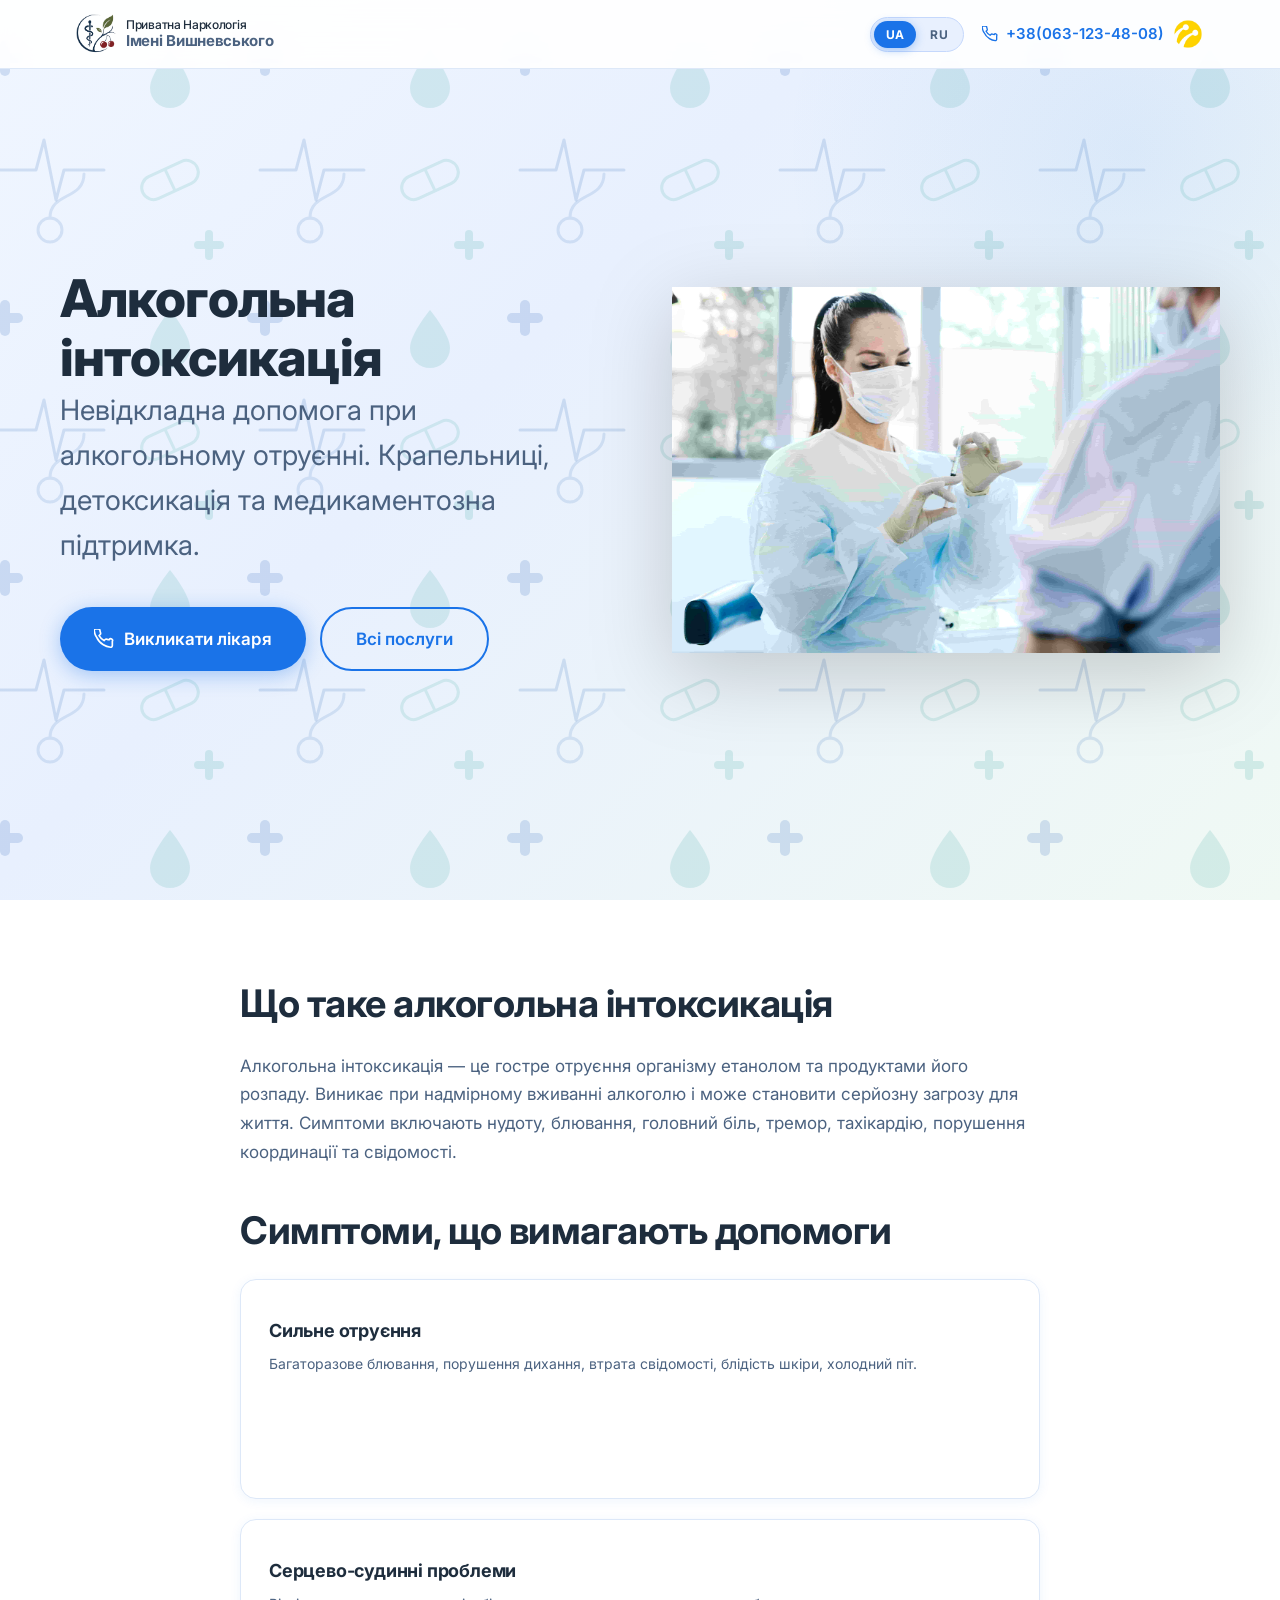
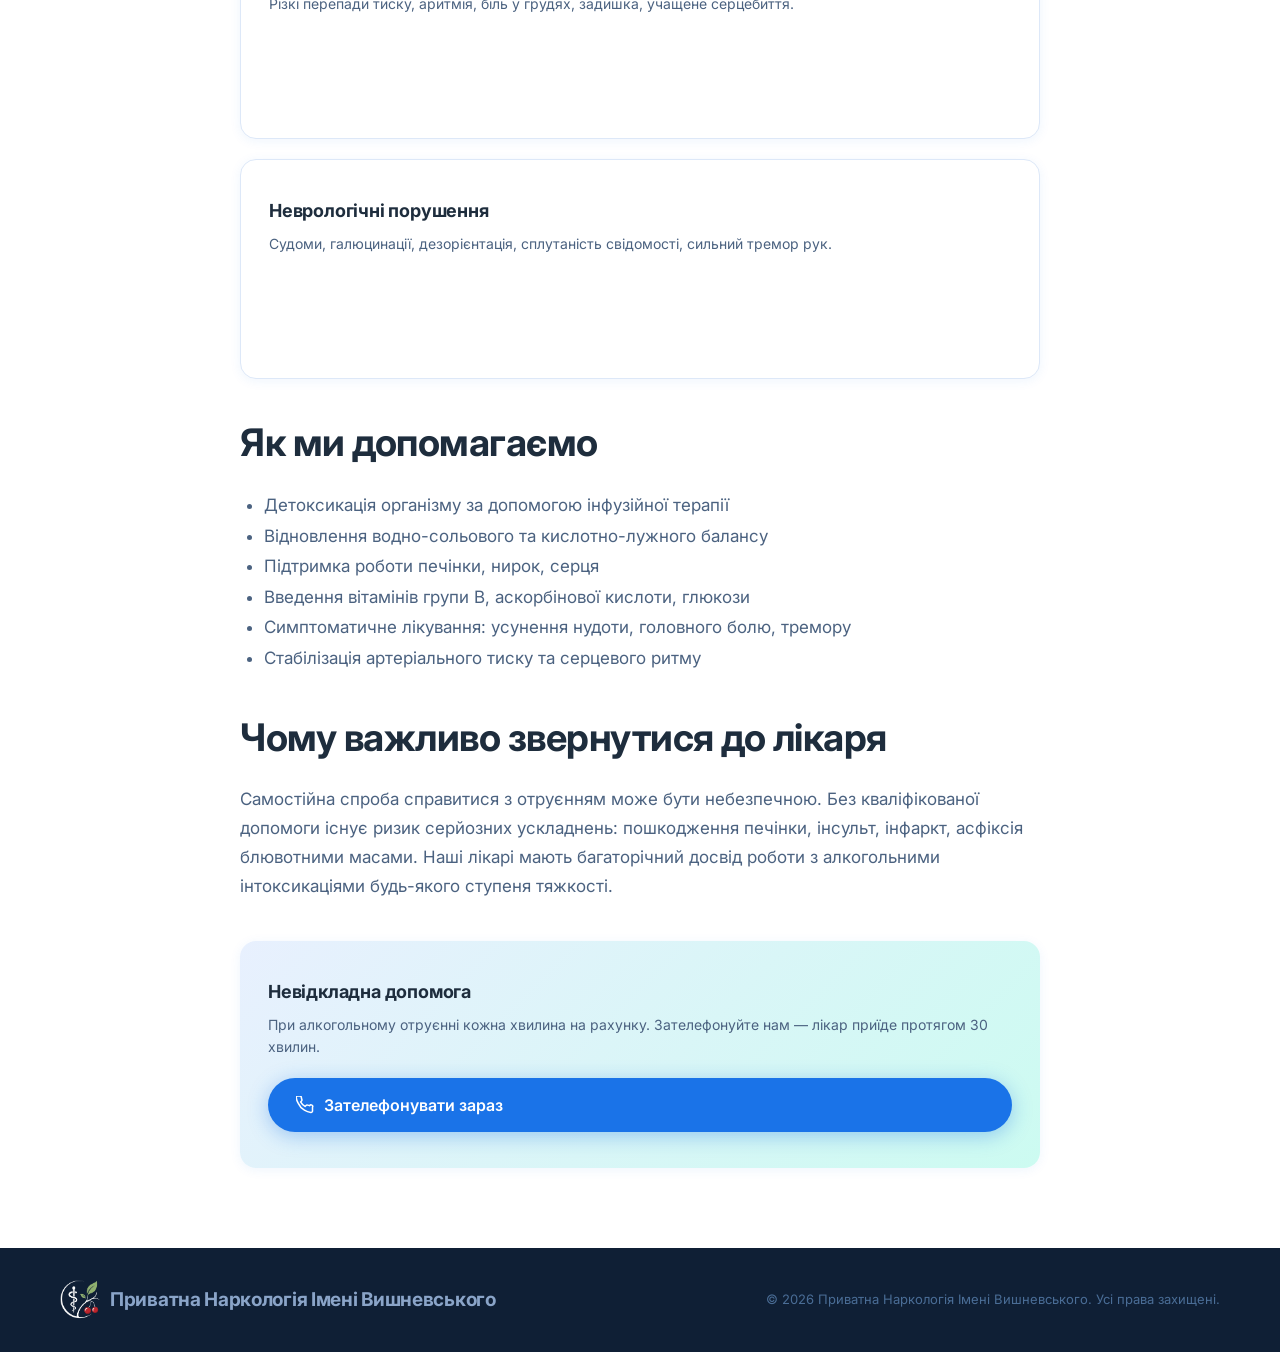
<file: alkoholna-intoksykatsiya.html>
<!DOCTYPE html>
<html lang="uk">
<head>
  <meta charset="UTF-8" />
  <meta name="viewport" content="width=device-width, initial-scale=1.0" />
  <title data-uk="Алкогольна інтоксикація — Приватна Наркологія Імені Вишневського" data-ru="Алкогольная интоксикация — Частная Наркология Имени Вишневского">Алкогольна інтоксикація — Приватна Наркологія Імені Вишневського</title>
  <meta name="description" data-uk="Допомога при алкогольному отруєнні в Києві, Харкові, Одесі, Черкасах. Крапельниці, детоксикація, відновлення організму. Виїзд лікаря 24/7." data-ru="Помощь при алкогольном отравлении в Киеве, Харькове, Одессе, Черкассах. Капельницы, детоксикация, восстановление организма. Выезд врача 24/7." content="Допомога при алкогольному отруєнні в Києві, Харкові, Одесі, Черкасах. Крапельниці, детоксикація, відновлення організму. Виїзд лікаря 24/7.">
  <link rel="stylesheet" href="style.css" />
  <link rel="preconnect" href="https://fonts.googleapis.com" />
  <link rel="preconnect" href="https://fonts.gstatic.com" crossorigin />
  <link href="https://fonts.googleapis.com/css2?family=Inter:wght@300;400;500;600;700&display=swap" rel="stylesheet" />
</head>
<body>

<!-- FLOATING CALL BUTTON (Mobile only) -->
<a href="tel:+380631234808" class="floating-call-btn" aria-label="Позвонить">
  <svg width="24" height="24" viewBox="0 0 24 24" fill="none" stroke="currentColor" stroke-width="2" stroke-linecap="round" stroke-linejoin="round">
    <path d="M22 16.92v3a2 2 0 01-2.18 2 19.79 19.79 0 01-8.63-3.07A19.5 19.5 0 013.07 9.81 19.79 19.79 0 01.13 1.18 2 2 0 012.12 0h3a2 2 0 012 1.72c.127.96.361 1.903.7 2.81a2 2 0 01-.45 2.11L6.09 7.91a16 16 0 006 6l1.27-1.27a2 2 0 012.11-.45c.907.339 1.85.573 2.81.7A2 2 0 0122 14.92z"/>
  </svg>
</a>

<!-- NAV -->
<nav class="nav">
  <div class="container nav__inner">
    <a href="index.html" class="logo">
      <img class="logo__icon" src="src/logo.png" alt="Логотип">

      <span class="logo__text">
          <span class="logo__text-full-line1" data-uk="Приватна Наркологія" data-ru="Приватная Наркология">Приватна Наркологія</span>
          <span class="logo__text-full-line2" data-uk="Імені Вишневського" data-ru="Имени Вишневского">Імені Вишневського</span>
      </span>
    </a>

    <div class="nav__right">
      <div class="lang-switch" id="langSwitch">
        <button type="button" class="lang-switch__btn is-active" data-lang="uk">UA</button>
        <button type="button" class="lang-switch__btn" data-lang="ru">RU</button>
      </div>

      <a href="tel:+380631234808" class="nav__phone" aria-label="Телефон">
        <svg width="16" height="16" viewBox="0 0 24 24" fill="none" stroke="currentColor" stroke-width="2" stroke-linecap="round" stroke-linejoin="round">
          <path d="M22 16.92v3a2 2 0 01-2.18 2 19.79 19.79 0 01-8.63-3.07A19.5 19.5 0 013.07 9.81 19.79 19.79 0 01.13 1.18 2 2 0 012.12 0h3a2 2 0 012 1.72c.127.96.361 1.903.7 2.81a2 2 0 01-.45 2.11L6.09 7.91a16 16 0 006 6l1.27-1.27a2 2 0 012.11-.45c.907.339 1.85.573 2.81.7A2 2 0 0122 14.92z"/>
        </svg>
        <span class="nav__phone-text">+38(063-123-48-08)</span>
        <img src="src/life.png" alt="" class="nav__image">
      </a>
    </div>
  </div>
</nav>

<!-- SERVICE HERO -->
<section class="hero">
  <div class="hero__bg"></div>
  <div class="container hero__inner">

    <h1 class="hero__title hero__title--mobile-top" data-uk="Алкогольна інтоксикація" data-ru="Алкогольная интоксикация">Алкогольна інтоксикація</h1>

    <div class="hero__content">
      <h1 class="hero__title hero__title--desktop" data-uk="Алкогольна інтоксикація" data-ru="Алкогольная интоксикация">Алкогольна інтоксикація</h1>
      <p class="hero__sub" data-uk="Невідкладна допомога при алкогольному отруєнні. Крапельниці, детоксикація та медикаментозна підтримка." data-ru="Экстренная помощь при алкогольном отравлении. Капельницы, детоксикация и медикаментозная поддержка.">Невідкладна допомога при алкогольному отруєнні. Крапельниці, детоксикація та медикаментозна підтримка.</p>
      <div class="hero__actions">
        <a href="tel:+380631234808" class="btn btn--primary btn--lg">
          <svg width="20" height="20" viewBox="0 0 24 24" fill="none" stroke="currentColor" stroke-width="2" stroke-linecap="round" stroke-linejoin="round">
            <path d="M22 16.92v3a2 2 0 01-2.18 2 19.79 19.79 0 01-8.63-3.07A19.5 19.5 0 013.07 9.81 19.79 19.79 0 01.13 1.18 2 2 0 012.12 0h3a2 2 0 012 1.72c.127.96.361 1.903.7 2.81a2 2 0 01-.45 2.11L6.09 7.91a16 16 0 006 6l1.27-1.27a2 2 0 012.11-.45c.907.339 1.85.573 2.81.7A2 2 0 0122 14.92z"></path>
          </svg>
          <span data-uk="Викликати лікаря" data-ru="Вызвать врача">Викликати лікаря</span>
        </a>
        <a href="index.html#services" class="btn btn--outline btn--lg">
          <span data-uk="Всі послуги" data-ru="Все услуги">Всі послуги</span>
        </a>
      </div>
    </div>

    <div class="hero__visual">
      <img src="src/card_bg1.jpg" alt="Алкогольна інтоксикація" fetchpriority="high">
    </div>

  </div>
</section>

<!-- SERVICE CONTENT -->
<section class="services" style="padding: 80px 0;">
  <div class="container">
    <div style="max-width: 800px; margin: 0 auto;">

      <h2 class="section-title" style="text-align: left; margin-bottom: 24px;" data-uk="Що таке алкогольна інтоксикація" data-ru="Что такое алкогольная интоксикация">Що таке алкогольна інтоксикація</h2>
      <p style="font-size: 17px; line-height: 1.7; color: var(--text-muted); margin-bottom: 40px;" data-uk="Алкогольна інтоксикація — це гостре отруєння організму етанолом та продуктами його розпаду. Виникає при надмірному вживанні алкоголю і може становити серйозну загрозу для життя. Симптоми включають нудоту, блювання, головний біль, тремор, тахікардію, порушення координації та свідомості." data-ru="Алкогольная интоксикация — это острое отравление организма этанолом и продуктами его распада. Возникает при чрезмерном употреблении алкоголя и может представлять серьезную угрозу для жизни. Симптомы включают тошноту, рвоту, головную боль, тремор, тахикардию, нарушение координации и сознания.">Алкогольна інтоксикація — це гостре отруєння організму етанолом та продуктами його розпаду. Виникає при надмірному вживанні алкоголю і може становити серйозну загрозу для життя. Симптоми включають нудоту, блювання, головний біль, тремор, тахікардію, порушення координації та свідомості.</p>

      <h2 class="section-title" style="text-align: left; margin-bottom: 24px;" data-uk="Симптоми, що вимагають допомоги" data-ru="Симптомы, требующие помощи">Симптоми, що вимагають допомоги</h2>
      <div class="services__grid" style="grid-template-columns: 1fr; gap: 20px; margin-bottom: 40px;">
        <div class="card">
          <h3 class="card__title" data-uk="Сильне отруєння" data-ru="Сильное отравление">Сильне отруєння</h3>
          <p class="card__desc" data-uk="Багаторазове блювання, порушення дихання, втрата свідомості, блідість шкіри, холодний піт." data-ru="Многократная рвота, нарушение дыхания, потеря сознания, бледность кожи, холодный пот.">Багаторазове блювання, порушення дихання, втрата свідомості, блідість шкіри, холодний піт.</p>
        </div>
        <div class="card">
          <h3 class="card__title" data-uk="Серцево-судинні проблеми" data-ru="Сердечно-сосудистые проблемы">Серцево-судинні проблеми</h3>
          <p class="card__desc" data-uk="Різкі перепади тиску, аритмія, біль у грудях, задишка, учащене серцебиття." data-ru="Резкие перепады давления, аритмия, боль в груди, одышка, учащенное сердцебиение.">Різкі перепади тиску, аритмія, біль у грудях, задишка, учащене серцебиття.</p>
        </div>
        <div class="card">
          <h3 class="card__title" data-uk="Неврологічні порушення" data-ru="Неврологические нарушения">Неврологічні порушення</h3>
          <p class="card__desc" data-uk="Судоми, галюцинації, дезорієнтація, сплутаність свідомості, сильний тремор рук." data-ru="Судороги, галлюцинации, дезориентация, спутанность сознания, сильный тремор рук.">Судоми, галюцинації, дезорієнтація, сплутаність свідомості, сильний тремор рук.</p>
        </div>
      </div>

      <h2 class="section-title" style="text-align: left; margin-bottom: 24px;" data-uk="Як ми допомагаємо" data-ru="Как мы помогаем">Як ми допомагаємо</h2>
      <ul style="font-size: 17px; line-height: 1.8; color: var(--text-muted); margin-bottom: 40px; padding-left: 24px;">
        <li data-uk="Детоксикація організму за допомогою інфузійної терапії" data-ru="Детоксикация организма с помощью инфузионной терапии">Детоксикація організму за допомогою інфузійної терапії</li>
        <li data-uk="Відновлення водно-сольового та кислотно-лужного балансу" data-ru="Восстановление водно-солевого и кислотно-щелочного баланса">Відновлення водно-сольового та кислотно-лужного балансу</li>
        <li data-uk="Підтримка роботи печінки, нирок, серця" data-ru="Поддержка работы печени, почек, сердца">Підтримка роботи печінки, нирок, серця</li>
        <li data-uk="Введення вітамінів групи B, аскорбінової кислоти, глюкози" data-ru="Введение витаминов группы B, аскорбиновой кислоты, глюкозы">Введення вітамінів групи B, аскорбінової кислоти, глюкози</li>
        <li data-uk="Симптоматичне лікування: усунення нудоти, головного болю, тремору" data-ru="Симптоматическое лечение: устранение тошноты, головной боли, тремора">Симптоматичне лікування: усунення нудоти, головного болю, тремору</li>
        <li data-uk="Стабілізація артеріального тиску та серцевого ритму" data-ru="Стабилизация артериального давления и сердечного ритма">Стабілізація артеріального тиску та серцевого ритму</li>
      </ul>

      <h2 class="section-title" style="text-align: left; margin-bottom: 24px;" data-uk="Чому важливо звернутися до лікаря" data-ru="Почему важно обратиться к врачу">Чому важливо звернутися до лікаря</h2>
      <p style="font-size: 17px; line-height: 1.7; color: var(--text-muted); margin-bottom: 40px;" data-uk="Самостійна спроба справитися з отруєнням може бути небезпечною. Без кваліфікованої допомоги існує ризик серйозних ускладнень: пошкодження печінки, інсульт, інфаркт, асфіксія блювотними масами. Наші лікарі мають багаторічний досвід роботи з алкогольними інтоксикаціями будь-якого ступеня тяжкості." data-ru="Самостоятельная попытка справиться с отравлением может быть опасной. Без квалифицированной помощи существует риск серьезных осложнений: повреждение печени, инсульт, инфаркт, асфиксия рвотными массами. Наши врачи имеют многолетний опыт работы с алкогольными интоксикациями любой степени тяжести.">Самостійна спроба справитися з отруєнням може бути небезпечною. Без кваліфікованої допомоги існує ризик серйозних ускладнень: пошкодження печінки, інсульт, інфаркт, асфіксія блювотними масами. Наші лікарі мають багаторічний досвід роботи з алкогольними інтоксикаціями будь-якого ступеня тяжкості.</p>

      <div class="card card--bg" style="background: linear-gradient(135deg, var(--blue-light) 0%, var(--teal-light) 100%); border: none; margin-top: 40px;">
        <h3 class="card__title" style="color: var(--text);" data-uk="Невідкладна допомога" data-ru="Экстренная помощь">Невідкладна допомога</h3>
        <p class="card__desc" style="color: var(--text-muted); margin-bottom: 20px;" data-uk="При алкогольному отруєнні кожна хвилина на рахунку. Зателефонуйте нам — лікар приїде протягом 30 хвилин." data-ru="При алкогольном отравлении каждая минута на счету. Позвоните нам — врач приедет в течение 30 минут.">При алкогольному отруєнні кожна хвилина на рахунку. Зателефонуйте нам — лікар приїде протягом 30 хвилин.</p>
        <a href="tel:+380631234808" class="btn btn--primary">
          <svg width="18" height="18" viewBox="0 0 24 24" fill="none" stroke="currentColor" stroke-width="2" stroke-linecap="round" stroke-linejoin="round">
            <path d="M22 16.92v3a2 2 0 01-2.18 2 19.79 19.79 0 01-8.63-3.07A19.5 19.5 0 013.07 9.81 19.79 19.79 0 01.13 1.18 2 2 0 012.12 0h3a2 2 0 012 1.72c.127.96.361 1.903.7 2.81a2 2 0 01-.45 2.11L6.09 7.91a16 16 0 006 6l1.27-1.27a2 2 0 012.11-.45c.907.339 1.85.573 2.81.7A2 2 0 0122 14.92z"/>
          </svg>
          <span data-uk="Зателефонувати зараз" data-ru="Позвонить сейчас">Зателефонувати зараз</span>
        </a>
      </div>

    </div>
  </div>
</section>

<!-- FOOTER -->
<footer class="footer">
  <div class="container footer__inner">
    <div class="logo">
      <img class="logo__icon" src="src/footer_logo.png" alt="Логотип">
      <span class="logo__text logo__text--light" data-uk="Приватна Наркологія Імені Вишневського" data-ru="Приватная Наркология Имени Вишневского">Приватна Наркологія Імені Вишневського</span>
    </div>
    <p class="footer__copy" data-uk="© 2026 Приватна Наркологія Імені Вишневського. Усі права захищені." data-ru="© 2026 Приватная Наркология Имени Вишневского. Все права защищены.">© 2026 Приватна Наркологія Імені Вишневського. Усі права захищені.</p>
  </div>
</footer>

<script src="main.js"></script>
</body>
</html>
</file>
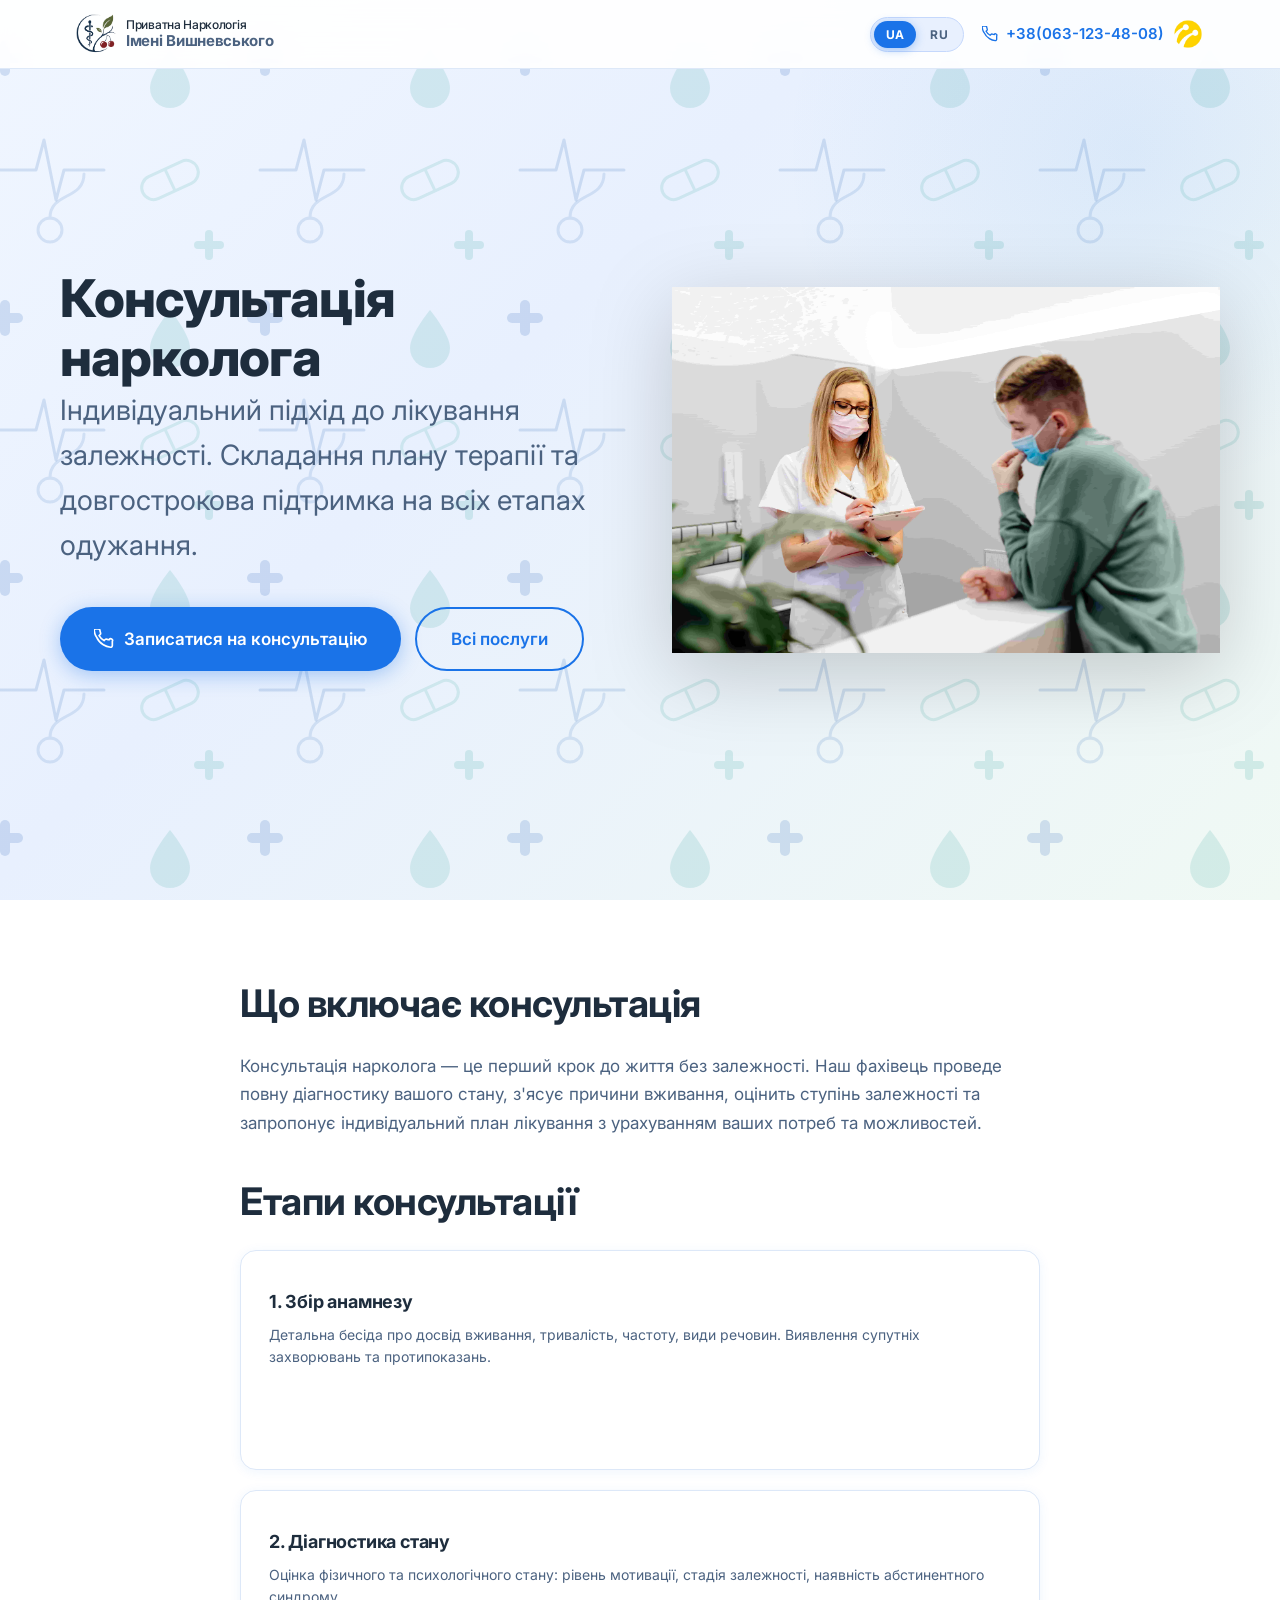
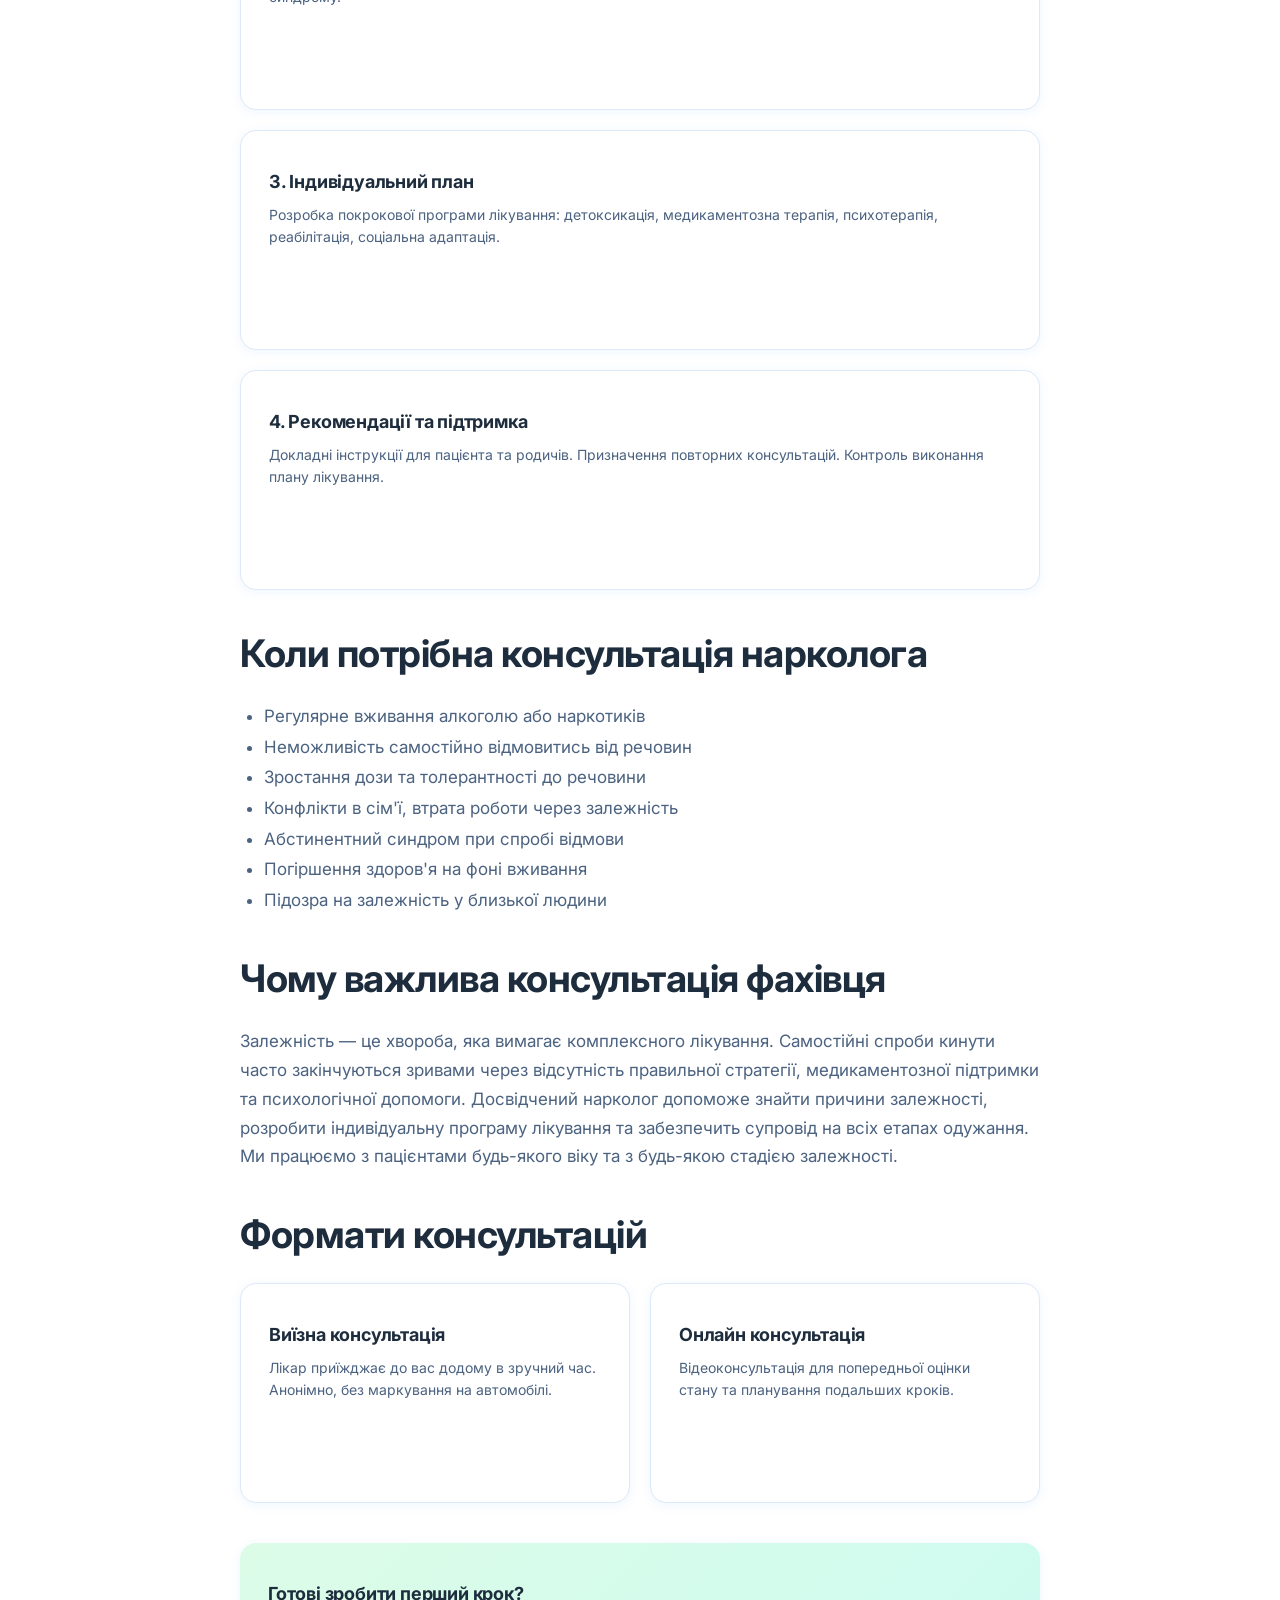
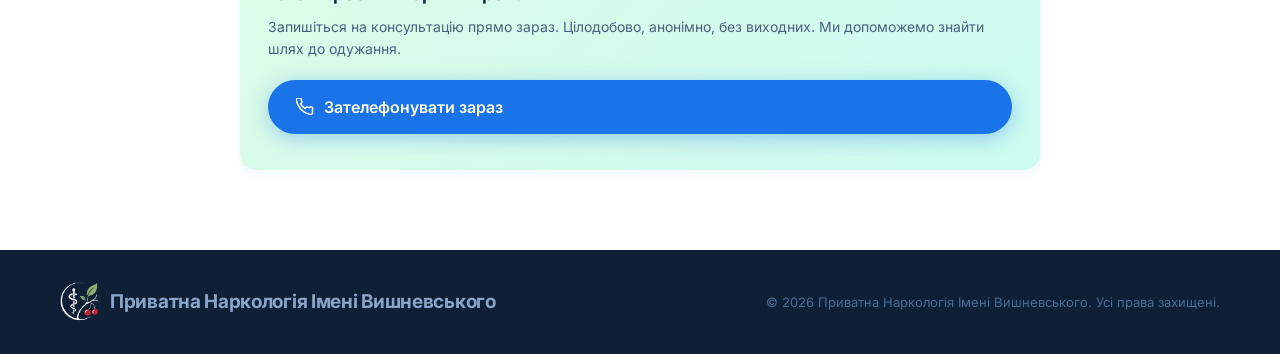
<file: konsultatsiya-narkoloha.html>
<!DOCTYPE html>
<html lang="uk">
<head>
  <meta charset="UTF-8" />
  <meta name="viewport" content="width=device-width, initial-scale=1.0" />
  <title data-uk="Консультація нарколога — Приватна Наркологія Імені Вишневського" data-ru="Консультация нарколога — Частная Наркология Имени Вишневского">Консультація нарколога — Приватна Наркологія Імені Вишневського</title>
  <meta name="description" data-uk="Професійна консультація нарколога в Києві, Харкові, Одесі, Черкасах. Індивідуальний план лікування, підтримка на всіх етапах. Анонімно, цілодобово." data-ru="Профессиональная консультация нарколога в Киеве, Харькове, Одессе, Черкассах. Индивидуальный план лечения, поддержка на всех этапах. Анонимно, круглосуточно." content="Професійна консультація нарколога в Києві, Харкові, Одесі, Черкасах. Індивідуальний план лікування, підтримка на всіх етапах. Анонімно, цілодобово.">
  <link rel="stylesheet" href="style.css" />
  <link rel="preconnect" href="https://fonts.googleapis.com" />
  <link rel="preconnect" href="https://fonts.gstatic.com" crossorigin />
  <link href="https://fonts.googleapis.com/css2?family=Inter:wght@300;400;500;600;700&display=swap" rel="stylesheet" />
</head>
<body>

<!-- FLOATING CALL BUTTON (Mobile only) -->
<a href="tel:+380631234808" class="floating-call-btn" aria-label="Позвонить">
  <svg width="24" height="24" viewBox="0 0 24 24" fill="none" stroke="currentColor" stroke-width="2" stroke-linecap="round" stroke-linejoin="round">
    <path d="M22 16.92v3a2 2 0 01-2.18 2 19.79 19.79 0 01-8.63-3.07A19.5 19.5 0 013.07 9.81 19.79 19.79 0 01.13 1.18 2 2 0 012.12 0h3a2 2 0 012 1.72c.127.96.361 1.903.7 2.81a2 2 0 01-.45 2.11L6.09 7.91a16 16 0 006 6l1.27-1.27a2 2 0 012.11-.45c.907.339 1.85.573 2.81.7A2 2 0 0122 14.92z"/>
  </svg>
</a>

<!-- NAV -->
<nav class="nav">
  <div class="container nav__inner">
    <a href="index.html" class="logo">
      <img class="logo__icon" src="src/logo.png" alt="Логотип">

      <span class="logo__text">
          <span class="logo__text-full-line1" data-uk="Приватна Наркологія" data-ru="Приватная Наркология">Приватна Наркологія</span>
          <span class="logo__text-full-line2" data-uk="Імені Вишневського" data-ru="Имени Вишневского">Імені Вишневського</span>
      </span>
    </a>

    <div class="nav__right">
      <div class="lang-switch" id="langSwitch">
        <button type="button" class="lang-switch__btn is-active" data-lang="uk">UA</button>
        <button type="button" class="lang-switch__btn" data-lang="ru">RU</button>
      </div>

      <a href="tel:+380631234808" class="nav__phone" aria-label="Телефон">
        <svg width="16" height="16" viewBox="0 0 24 24" fill="none" stroke="currentColor" stroke-width="2" stroke-linecap="round" stroke-linejoin="round">
          <path d="M22 16.92v3a2 2 0 01-2.18 2 19.79 19.79 0 01-8.63-3.07A19.5 19.5 0 013.07 9.81 19.79 19.79 0 01.13 1.18 2 2 0 012.12 0h3a2 2 0 012 1.72c.127.96.361 1.903.7 2.81a2 2 0 01-.45 2.11L6.09 7.91a16 16 0 006 6l1.27-1.27a2 2 0 012.11-.45c.907.339 1.85.573 2.81.7A2 2 0 0122 14.92z"/>
        </svg>
        <span class="nav__phone-text">+38(063-123-48-08)</span>
        <img src="src/life.png" alt="" class="nav__image">
      </a>
    </div>
  </div>
</nav>

<!-- SERVICE HERO -->
<section class="hero">
  <div class="hero__bg"></div>
  <div class="container hero__inner">

    <h1 class="hero__title hero__title--mobile-top" data-uk="Консультація нарколога" data-ru="Консультация нарколога">Консультація нарколога</h1>

    <div class="hero__content">
      <h1 class="hero__title hero__title--desktop" data-uk="Консультація нарколога" data-ru="Консультация нарколога">Консультація нарколога</h1>
      <p class="hero__sub" data-uk="Індивідуальний підхід до лікування залежності. Складання плану терапії та довгострокова підтримка на всіх етапах одужання." data-ru="Индивидуальный подход к лечению зависимости. Составление плана терапии и долгосрочная поддержка на всех этапах выздоровления.">Індивідуальний підхід до лікування залежності. Складання плану терапії та довгострокова підтримка на всіх етапах одужання.</p>
      <div class="hero__actions">
        <a href="tel:+380631234808" class="btn btn--primary btn--lg">
          <svg width="20" height="20" viewBox="0 0 24 24" fill="none" stroke="currentColor" stroke-width="2" stroke-linecap="round" stroke-linejoin="round">
            <path d="M22 16.92v3a2 2 0 01-2.18 2 19.79 19.79 0 01-8.63-3.07A19.5 19.5 0 013.07 9.81 19.79 19.79 0 01.13 1.18 2 2 0 012.12 0h3a2 2 0 012 1.72c.127.96.361 1.903.7 2.81a2 2 0 01-.45 2.11L6.09 7.91a16 16 0 006 6l1.27-1.27a2 2 0 012.11-.45c.907.339 1.85.573 2.81.7A2 2 0 0122 14.92z"></path>
          </svg>
          <span data-uk="Записатися на консультацію" data-ru="Записаться на консультацию">Записатися на консультацію</span>
        </a>
        <a href="index.html#services" class="btn btn--outline btn--lg">
          <span data-uk="Всі послуги" data-ru="Все услуги">Всі послуги</span>
        </a>
      </div>
    </div>

    <div class="hero__visual">
      <img src="src/card_bg3.jpg" alt="Консультація нарколога" fetchpriority="high">
    </div>

  </div>
</section>

<!-- SERVICE CONTENT -->
<section class="services" style="padding: 80px 0;">
  <div class="container">
    <div style="max-width: 800px; margin: 0 auto;">

      <h2 class="section-title" style="text-align: left; margin-bottom: 24px;" data-uk="Що включає консультація" data-ru="Что включает консультация">Що включає консультація</h2>
      <p style="font-size: 17px; line-height: 1.7; color: var(--text-muted); margin-bottom: 40px;" data-uk="Консультація нарколога — це перший крок до життя без залежності. Наш фахівець проведе повну діагностику вашого стану, з'ясує причини вживання, оцінить ступінь залежності та запропонує індивідуальний план лікування з урахуванням ваших потреб та можливостей." data-ru="Консультация нарколога — это первый шаг к жизни без зависимости. Наш специалист проведет полную диагностику вашего состояния, выяснит причины употребления, оценит степень зависимости и предложит индивидуальный план лечения с учетом ваших потребностей и возможностей.">Консультація нарколога — це перший крок до життя без залежності. Наш фахівець проведе повну діагностику вашого стану, з'ясує причини вживання, оцінить ступінь залежності та запропонує індивідуальний план лікування з урахуванням ваших потреб та можливостей.</p>

      <h2 class="section-title" style="text-align: left; margin-bottom: 24px;" data-uk="Етапи консультації" data-ru="Этапы консультации">Етапи консультації</h2>
      <div class="services__grid" style="grid-template-columns: 1fr; gap: 20px; margin-bottom: 40px;">
        <div class="card">
          <h3 class="card__title" data-uk="1. Збір анамнезу" data-ru="1. Сбор анамнеза">1. Збір анамнезу</h3>
          <p class="card__desc" data-uk="Детальна бесіда про досвід вживання, тривалість, частоту, види речовин. Виявлення супутніх захворювань та протипоказань." data-ru="Детальная беседа о опыте употребления, длительности, частоте, видах веществ. Выявление сопутствующих заболеваний и противопоказаний.">Детальна бесіда про досвід вживання, тривалість, частоту, види речовин. Виявлення супутніх захворювань та протипоказань.</p>
        </div>
        <div class="card">
          <h3 class="card__title" data-uk="2. Діагностика стану" data-ru="2. Диагностика состояния">2. Діагностика стану</h3>
          <p class="card__desc" data-uk="Оцінка фізичного та психологічного стану: рівень мотивації, стадія залежності, наявність абстинентного синдрому." data-ru="Оценка физического и психологического состояния: уровень мотивации, стадия зависимости, наличие абстинентного синдрома.">Оцінка фізичного та психологічного стану: рівень мотивації, стадія залежності, наявність абстинентного синдрому.</p>
        </div>
        <div class="card">
          <h3 class="card__title" data-uk="3. Індивідуальний план" data-ru="3. Индивидуальный план">3. Індивідуальний план</h3>
          <p class="card__desc" data-uk="Розробка покрокової програми лікування: детоксикація, медикаментозна терапія, психотерапія, реабілітація, соціальна адаптація." data-ru="Разработка пошаговой программы лечения: детоксикация, медикаментозная терапия, психотерапия, реабилитация, социальная адаптация.">Розробка покрокової програми лікування: детоксикація, медикаментозна терапія, психотерапія, реабілітація, соціальна адаптація.</p>
        </div>
        <div class="card">
          <h3 class="card__title" data-uk="4. Рекомендації та підтримка" data-ru="4. Рекомендации и поддержка">4. Рекомендації та підтримка</h3>
          <p class="card__desc" data-uk="Докладні інструкції для пацієнта та родичів. Призначення повторних консультацій. Контроль виконання плану лікування." data-ru="Подробные инструкции для пациента и родственников. Назначение повторных консультаций. Контроль выполнения плана лечения.">Докладні інструкції для пацієнта та родичів. Призначення повторних консультацій. Контроль виконання плану лікування.</p>
        </div>
      </div>

      <h2 class="section-title" style="text-align: left; margin-bottom: 24px;" data-uk="Коли потрібна консультація нарколога" data-ru="Когда нужна консультация нарколога">Коли потрібна консультація нарколога</h2>
      <ul style="font-size: 17px; line-height: 1.8; color: var(--text-muted); margin-bottom: 40px; padding-left: 24px;">
        <li data-uk="Регулярне вживання алкоголю або наркотиків" data-ru="Регулярное употребление алкоголя или наркотиков">Регулярне вживання алкоголю або наркотиків</li>
        <li data-uk="Неможливість самостійно відмовитись від речовин" data-ru="Невозможность самостоятельно отказаться от веществ">Неможливість самостійно відмовитись від речовин</li>
        <li data-uk="Зростання дози та толерантності до речовини" data-ru="Рост дозы и толерантности к веществу">Зростання дози та толерантності до речовини</li>
        <li data-uk="Конфлікти в сім'ї, втрата роботи через залежність" data-ru="Конфликты в семье, потеря работы из-за зависимости">Конфлікти в сім'ї, втрата роботи через залежність</li>
        <li data-uk="Абстинентний синдром при спробі відмови" data-ru="Абстинентный синдром при попытке отказа">Абстинентний синдром при спробі відмови</li>
        <li data-uk="Погіршення здоров'я на фоні вживання" data-ru="Ухудшение здоровья на фоне употребления">Погіршення здоров'я на фоні вживання</li>
        <li data-uk="Підозра на залежність у близької людини" data-ru="Подозрение на зависимость у близкого человека">Підозра на залежність у близької людини</li>
      </ul>

      <h2 class="section-title" style="text-align: left; margin-bottom: 24px;" data-uk="Чому важлива консультація фахівця" data-ru="Почему важна консультация специалиста">Чому важлива консультація фахівця</h2>
      <p style="font-size: 17px; line-height: 1.7; color: var(--text-muted); margin-bottom: 40px;" data-uk="Залежність — це хвороба, яка вимагає комплексного лікування. Самостійні спроби кинути часто закінчуються зривами через відсутність правильної стратегії, медикаментозної підтримки та психологічної допомоги. Досвідчений нарколог допоможе знайти причини залежності, розробити індивідуальну програму лікування та забезпечить супровід на всіх етапах одужання. Ми працюємо з пацієнтами будь-якого віку та з будь-якою стадією залежності." data-ru="Зависимость — это болезнь, которая требует комплексного лечения. Самостоятельные попытки бросить часто заканчиваются срывами из-за отсутствия правильной стратегии, медикаментозной поддержки и психологической помощи. Опытный нарколог поможет найти причины зависимости, разработать индивидуальную программу лечения и обеспечит сопровождение на всех этапах выздоровления. Мы работаем с пациентами любого возраста и с любой стадией зависимости.">Залежність — це хвороба, яка вимагає комплексного лікування. Самостійні спроби кинути часто закінчуються зривами через відсутність правильної стратегії, медикаментозної підтримки та психологічної допомоги. Досвідчений нарколог допоможе знайти причини залежності, розробити індивідуальну програму лікування та забезпечить супровід на всіх етапах одужання. Ми працюємо з пацієнтами будь-якого віку та з будь-якою стадією залежності.</p>

      <h2 class="section-title" style="text-align: left; margin-bottom: 24px;" data-uk="Формати консультацій" data-ru="Форматы консультаций">Формати консультацій</h2>
      <div class="services__grid" style="grid-template-columns: 1fr 1fr; gap: 20px; margin-bottom: 40px;">
        <div class="card">
          <h3 class="card__title" data-uk="Виїзна консультація" data-ru="Выездная консультация">Виїзна консультація</h3>
          <p class="card__desc" data-uk="Лікар приїжджає до вас додому в зручний час. Анонімно, без маркування на автомобілі." data-ru="Врач приезжает к вам домой в удобное время. Анонимно, без маркировки на автомобиле.">Лікар приїжджає до вас додому в зручний час. Анонімно, без маркування на автомобілі.</p>
        </div>
        <div class="card">
          <h3 class="card__title" data-uk="Онлайн консультація" data-ru="Онлайн консультация">Онлайн консультація</h3>
          <p class="card__desc" data-uk="Відеоконсультація для попередньої оцінки стану та планування подальших кроків." data-ru="Видеоконсультация для предварительной оценки состояния и планирования дальнейших шагов.">Відеоконсультація для попередньої оцінки стану та планування подальших кроків.</p>
        </div>
      </div>

      <div class="card card--bg" style="background: linear-gradient(135deg, var(--green-light) 0%, var(--teal-light) 100%); border: none; margin-top: 40px;">
        <h3 class="card__title" style="color: var(--text);" data-uk="Готові зробити перший крок?" data-ru="Готовы сделать первый шаг?">Готові зробити перший крок?</h3>
        <p class="card__desc" style="color: var(--text-muted); margin-bottom: 20px;" data-uk="Запишіться на консультацію прямо зараз. Цілодобово, анонімно, без виходних. Ми допоможемо знайти шлях до одужання." data-ru="Запишитесь на консультацию прямо сейчас. Круглосуточно, анонимно, без выходных. Мы поможем найти путь к выздоровлению.">Запишіться на консультацію прямо зараз. Цілодобово, анонімно, без виходних. Ми допоможемо знайти шлях до одужання.</p>
        <a href="tel:+380631234808" class="btn btn--primary">
          <svg width="18" height="18" viewBox="0 0 24 24" fill="none" stroke="currentColor" stroke-width="2" stroke-linecap="round" stroke-linejoin="round">
            <path d="M22 16.92v3a2 2 0 01-2.18 2 19.79 19.79 0 01-8.63-3.07A19.5 19.5 0 013.07 9.81 19.79 19.79 0 01.13 1.18 2 2 0 012.12 0h3a2 2 0 012 1.72c.127.96.361 1.903.7 2.81a2 2 0 01-.45 2.11L6.09 7.91a16 16 0 006 6l1.27-1.27a2 2 0 012.11-.45c.907.339 1.85.573 2.81.7A2 2 0 0122 14.92z"/>
          </svg>
          <span data-uk="Зателефонувати зараз" data-ru="Позвонить сейчас">Зателефонувати зараз</span>
        </a>
      </div>

    </div>
  </div>
</section>

<!-- FOOTER -->
<footer class="footer">
  <div class="container footer__inner">
    <div class="logo">
      <img class="logo__icon" src="src/footer_logo.png" alt="Логотип">
      <span class="logo__text logo__text--light" data-uk="Приватна Наркологія Імені Вишневського" data-ru="Приватная Наркология Имени Вишневского">Приватна Наркологія Імені Вишневського</span>
    </div>
    <p class="footer__copy" data-uk="© 2026 Приватна Наркологія Імені Вишневського. Усі права захищені." data-ru="© 2026 Приватная Наркология Имени Вишневского. Все права защищены.">© 2026 Приватна Наркологія Імені Вишневського. Усі права захищені.</p>
  </div>
</footer>

<script src="main.js"></script>
</body>
</html>
</file>
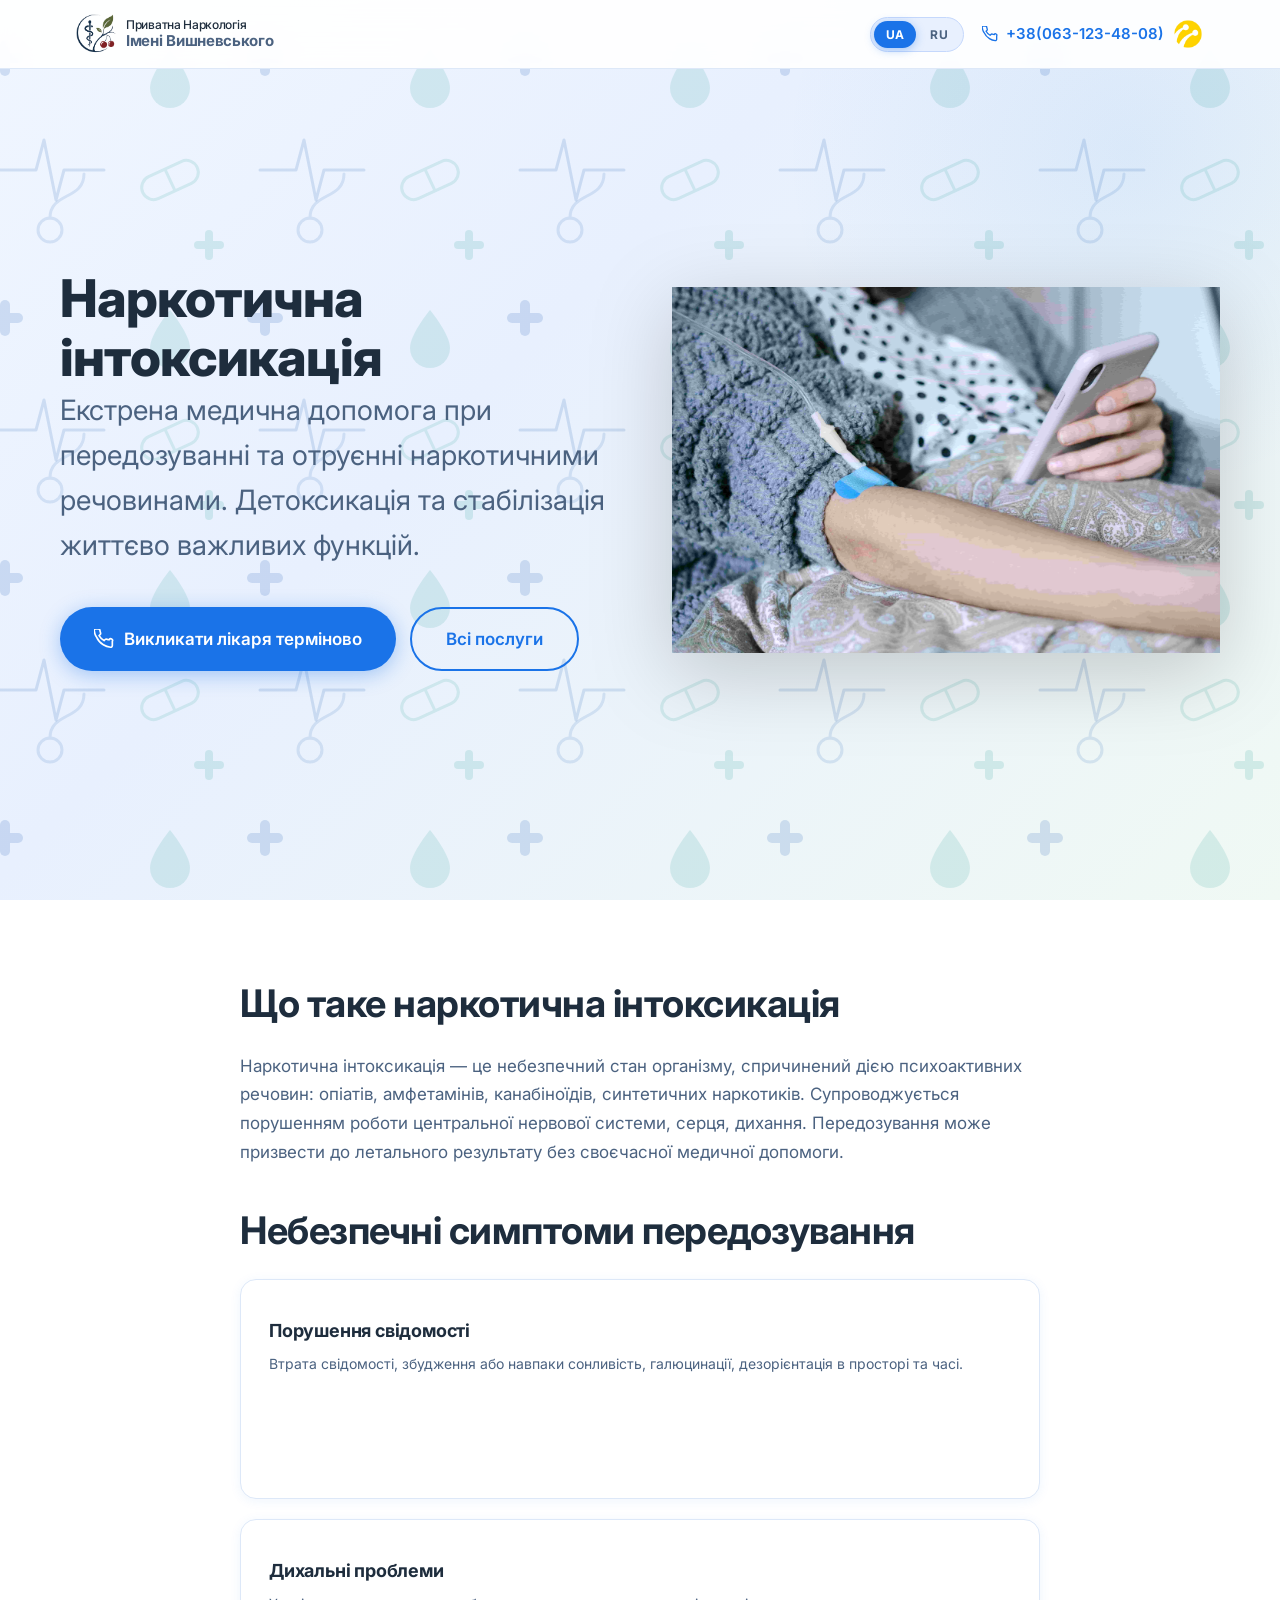
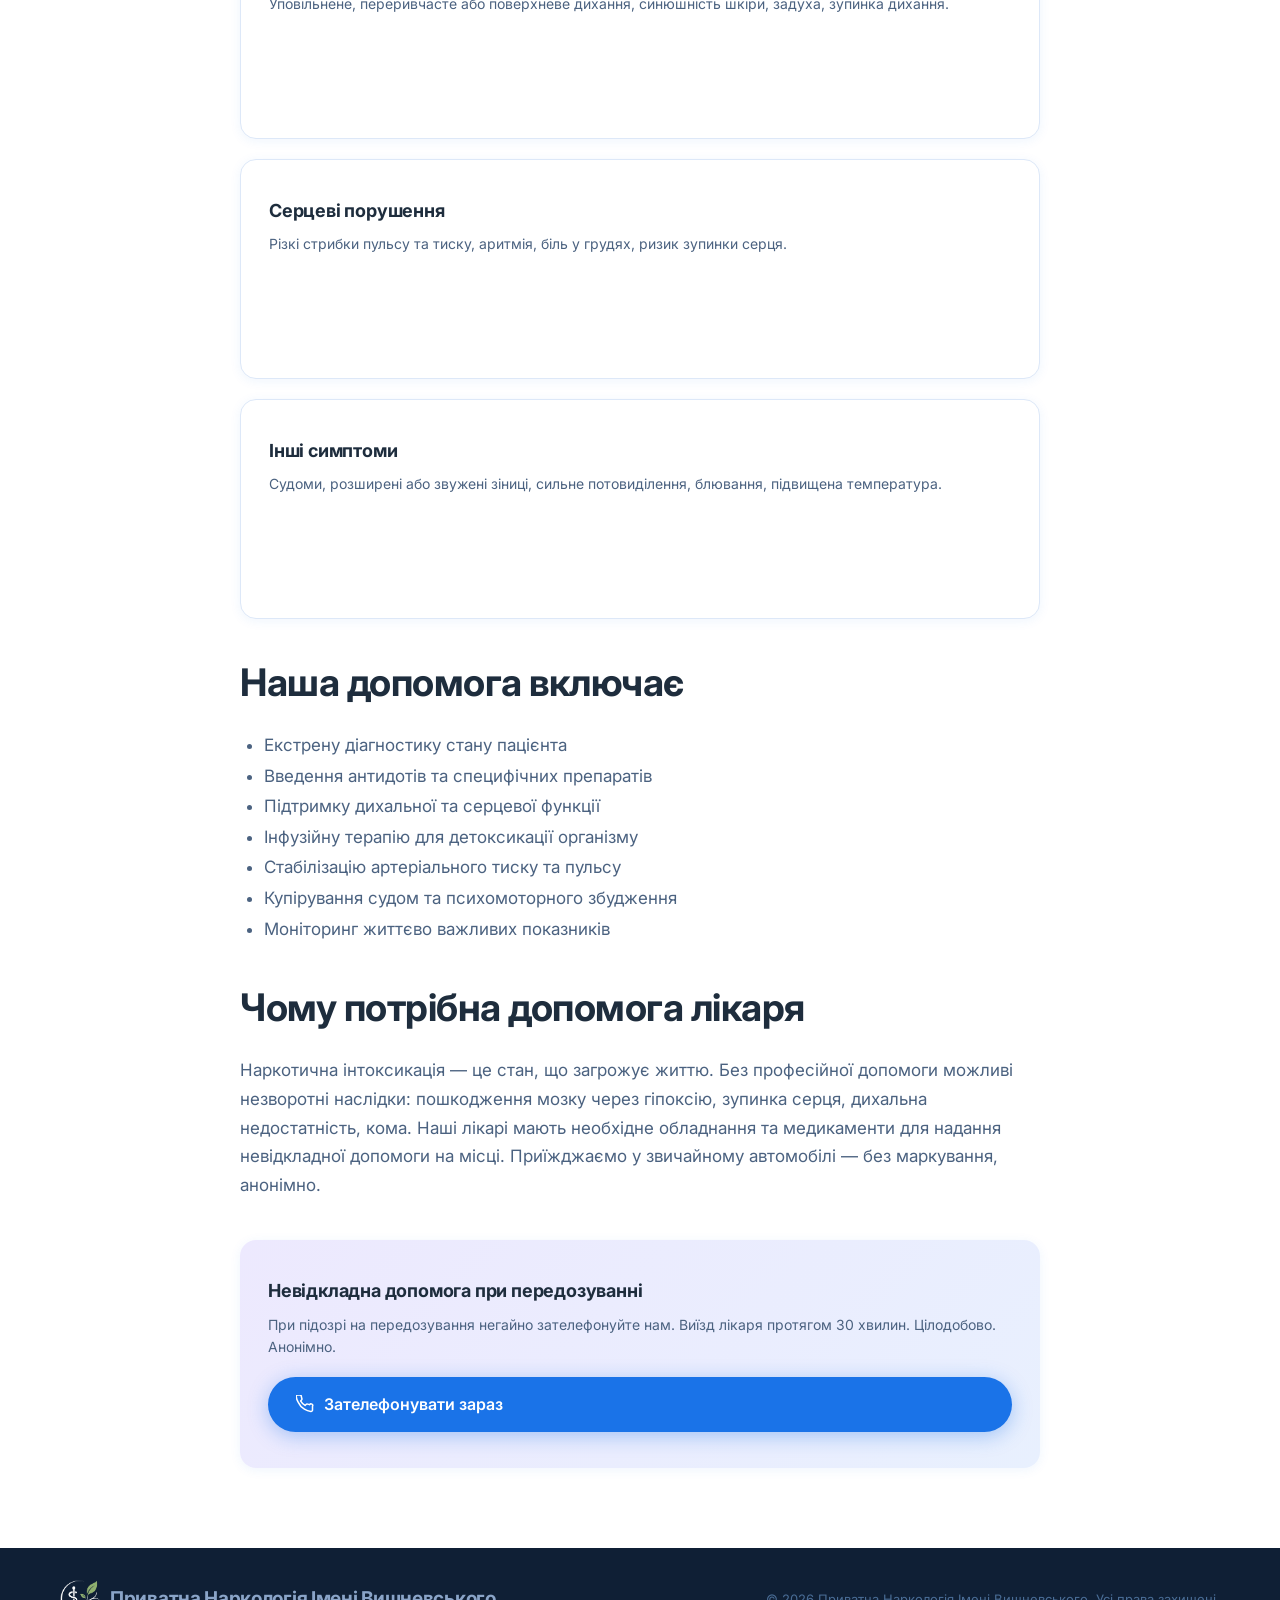
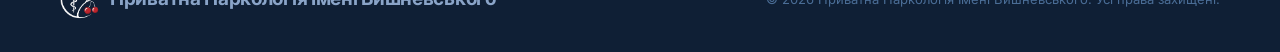
<file: narkotychna-intoksykatsiya.html>
<!DOCTYPE html>
<html lang="uk">
<head>
  <meta charset="UTF-8" />
  <meta name="viewport" content="width=device-width, initial-scale=1.0" />
  <title data-uk="Наркотична інтоксикація — Приватна Наркологія Імені Вишневського" data-ru="Наркотическая интоксикация — Частная Наркология Имени Вишневского">Наркотична інтоксикація — Приватна Наркологія Імені Вишневського</title>
  <meta name="description" data-uk="Невідкладна допомога при наркотичному отруєнні. Детоксикація, стабілізація стану, виїзд лікаря 24/7. Анонімно, конфіденційно." data-ru="Экстренная помощь при наркотическом отравлении. Детоксикация, стабилизация состояния, выезд врача 24/7. Анонимно, конфиденциально." content="Невідкладна допомога при наркотичному отруєнні. Детоксикація, стабілізація стану, виїзд лікаря 24/7. Анонімно, конфіденційно.">
  <link rel="stylesheet" href="style.css" />
  <link rel="preconnect" href="https://fonts.googleapis.com" />
  <link rel="preconnect" href="https://fonts.gstatic.com" crossorigin />
  <link href="https://fonts.googleapis.com/css2?family=Inter:wght@300;400;500;600;700&display=swap" rel="stylesheet" />
</head>
<body>

<!-- FLOATING CALL BUTTON (Mobile only) -->
<a href="tel:+380631234808" class="floating-call-btn" aria-label="Позвонить">
  <svg width="24" height="24" viewBox="0 0 24 24" fill="none" stroke="currentColor" stroke-width="2" stroke-linecap="round" stroke-linejoin="round">
    <path d="M22 16.92v3a2 2 0 01-2.18 2 19.79 19.79 0 01-8.63-3.07A19.5 19.5 0 013.07 9.81 19.79 19.79 0 01.13 1.18 2 2 0 012.12 0h3a2 2 0 012 1.72c.127.96.361 1.903.7 2.81a2 2 0 01-.45 2.11L6.09 7.91a16 16 0 006 6l1.27-1.27a2 2 0 012.11-.45c.907.339 1.85.573 2.81.7A2 2 0 0122 14.92z"/>
  </svg>
</a>

<!-- NAV -->
<nav class="nav">
  <div class="container nav__inner">
    <a href="index.html" class="logo">
      <img class="logo__icon" src="src/logo.png" alt="Логотип">

      <span class="logo__text">
          <span class="logo__text-full-line1" data-uk="Приватна Наркологія" data-ru="Приватная Наркология">Приватна Наркологія</span>
          <span class="logo__text-full-line2" data-uk="Імені Вишневського" data-ru="Имени Вишневского">Імені Вишневського</span>
      </span>
    </a>

    <div class="nav__right">
      <div class="lang-switch" id="langSwitch">
        <button type="button" class="lang-switch__btn is-active" data-lang="uk">UA</button>
        <button type="button" class="lang-switch__btn" data-lang="ru">RU</button>
      </div>

      <a href="tel:+380631234808" class="nav__phone" aria-label="Телефон">
        <svg width="16" height="16" viewBox="0 0 24 24" fill="none" stroke="currentColor" stroke-width="2" stroke-linecap="round" stroke-linejoin="round">
          <path d="M22 16.92v3a2 2 0 01-2.18 2 19.79 19.79 0 01-8.63-3.07A19.5 19.5 0 013.07 9.81 19.79 19.79 0 01.13 1.18 2 2 0 012.12 0h3a2 2 0 012 1.72c.127.96.361 1.903.7 2.81a2 2 0 01-.45 2.11L6.09 7.91a16 16 0 006 6l1.27-1.27a2 2 0 012.11-.45c.907.339 1.85.573 2.81.7A2 2 0 0122 14.92z"/>
        </svg>
        <span class="nav__phone-text">+38(063-123-48-08)</span>
        <img src="src/life.png" alt="" class="nav__image">
      </a>
    </div>
  </div>
</nav>

<!-- SERVICE HERO -->
<section class="hero">
  <div class="hero__bg"></div>
  <div class="container hero__inner">

    <h1 class="hero__title hero__title--mobile-top" data-uk="Наркотична інтоксикація" data-ru="Наркотическая интоксикация">Наркотична інтоксикація</h1>

    <div class="hero__content">
      <h1 class="hero__title hero__title--desktop" data-uk="Наркотична інтоксикація" data-ru="Наркотическая интоксикация">Наркотична інтоксикація</h1>
      <p class="hero__sub" data-uk="Екстрена медична допомога при передозуванні та отруєнні наркотичними речовинами. Детоксикація та стабілізація життєво важливих функцій." data-ru="Экстренная медицинская помощь при передозировке и отравлении наркотическими веществами. Детоксикация и стабилизация жизненно важных функций.">Екстрена медична допомога при передозуванні та отруєнні наркотичними речовинами. Детоксикація та стабілізація життєво важливих функцій.</p>
      <div class="hero__actions">
        <a href="tel:+380631234808" class="btn btn--primary btn--lg">
          <svg width="20" height="20" viewBox="0 0 24 24" fill="none" stroke="currentColor" stroke-width="2" stroke-linecap="round" stroke-linejoin="round">
            <path d="M22 16.92v3a2 2 0 01-2.18 2 19.79 19.79 0 01-8.63-3.07A19.5 19.5 0 013.07 9.81 19.79 19.79 0 01.13 1.18 2 2 0 012.12 0h3a2 2 0 012 1.72c.127.96.361 1.903.7 2.81a2 2 0 01-.45 2.11L6.09 7.91a16 16 0 006 6l1.27-1.27a2 2 0 012.11-.45c.907.339 1.85.573 2.81.7A2 2 0 0122 14.92z"></path>
          </svg>
          <span data-uk="Викликати лікаря терміново" data-ru="Вызвать врача срочно">Викликати лікаря терміново</span>
        </a>
        <a href="index.html#services" class="btn btn--outline btn--lg">
          <span data-uk="Всі послуги" data-ru="Все услуги">Всі послуги</span>
        </a>
      </div>
    </div>

    <div class="hero__visual">
      <img src="src/card_bg2.jpg" alt="Наркотична інтоксикація" fetchpriority="high">
    </div>

  </div>
</section>

<!-- SERVICE CONTENT -->
<section class="services" style="padding: 80px 0;">
  <div class="container">
    <div style="max-width: 800px; margin: 0 auto;">

      <h2 class="section-title" style="text-align: left; margin-bottom: 24px;" data-uk="Що таке наркотична інтоксикація" data-ru="Что такое наркотическая интоксикация">Що таке наркотична інтоксикація</h2>
      <p style="font-size: 17px; line-height: 1.7; color: var(--text-muted); margin-bottom: 40px;" data-uk="Наркотична інтоксикація — це небезпечний стан організму, спричинений дією психоактивних речовин: опіатів, амфетамінів, канабіноїдів, синтетичних наркотиків. Супроводжується порушенням роботи центральної нервової системи, серця, дихання. Передозування може призвести до летального результату без своєчасної медичної допомоги." data-ru="Наркотическая интоксикация — это опасное состояние организма, вызванное действием психоактивных веществ: опиатов, амфетаминов, каннабиноидов, синтетических наркотиков. Сопровождается нарушением работы центральной нервной системы, сердца, дыхания. Передозировка может привести к летальному исходу без своевременной медицинской помощи.">Наркотична інтоксикація — це небезпечний стан організму, спричинений дією психоактивних речовин: опіатів, амфетамінів, канабіноїдів, синтетичних наркотиків. Супроводжується порушенням роботи центральної нервової системи, серця, дихання. Передозування може призвести до летального результату без своєчасної медичної допомоги.</p>

      <h2 class="section-title" style="text-align: left; margin-bottom: 24px;" data-uk="Небезпечні симптоми передозування" data-ru="Опасные симптомы передозировки">Небезпечні симптоми передозування</h2>
      <div class="services__grid" style="grid-template-columns: 1fr; gap: 20px; margin-bottom: 40px;">
        <div class="card">
          <h3 class="card__title" data-uk="Порушення свідомості" data-ru="Нарушение сознания">Порушення свідомості</h3>
          <p class="card__desc" data-uk="Втрата свідомості, збудження або навпаки сонливість, галюцинації, дезорієнтація в просторі та часі." data-ru="Потеря сознания, возбуждение или наоборот сонливость, галлюцинации, дезориентация в пространстве и времени.">Втрата свідомості, збудження або навпаки сонливість, галюцинації, дезорієнтація в просторі та часі.</p>
        </div>
        <div class="card">
          <h3 class="card__title" data-uk="Дихальні проблеми" data-ru="Дыхательные проблемы">Дихальні проблеми</h3>
          <p class="card__desc" data-uk="Уповільнене, переривчасте або поверхневе дихання, синюшність шкіри, задуха, зупинка дихання." data-ru="Замедленное, прерывистое или поверхностное дыхание, синюшность кожи, удушье, остановка дыхания.">Уповільнене, переривчасте або поверхневе дихання, синюшність шкіри, задуха, зупинка дихання.</p>
        </div>
        <div class="card">
          <h3 class="card__title" data-uk="Серцеві порушення" data-ru="Сердечные нарушения">Серцеві порушення</h3>
          <p class="card__desc" data-uk="Різкі стрибки пульсу та тиску, аритмія, біль у грудях, ризик зупинки серця." data-ru="Резкие скачки пульса и давления, аритмия, боль в груди, риск остановки сердца.">Різкі стрибки пульсу та тиску, аритмія, біль у грудях, ризик зупинки серця.</p>
        </div>
        <div class="card">
          <h3 class="card__title" data-uk="Інші симптоми" data-ru="Другие симптомы">Інші симптоми</h3>
          <p class="card__desc" data-uk="Судоми, розширені або звужені зіниці, сильне потовиділення, блювання, підвищена температура." data-ru="Судороги, расширенные или суженные зрачки, сильное потоотделение, рвота, повышенная температура.">Судоми, розширені або звужені зіниці, сильне потовиділення, блювання, підвищена температура.</p>
        </div>
      </div>

      <h2 class="section-title" style="text-align: left; margin-bottom: 24px;" data-uk="Наша допомога включає" data-ru="Наша помощь включает">Наша допомога включає</h2>
      <ul style="font-size: 17px; line-height: 1.8; color: var(--text-muted); margin-bottom: 40px; padding-left: 24px;">
        <li data-uk="Екстрену діагностику стану пацієнта" data-ru="Экстренную диагностику состояния пациента">Екстрену діагностику стану пацієнта</li>
        <li data-uk="Введення антидотів та специфічних препаратів" data-ru="Введение антидотов и специфических препаратов">Введення антидотів та специфічних препаратів</li>
        <li data-uk="Підтримку дихальної та серцевої функції" data-ru="Поддержку дыхательной и сердечной функции">Підтримку дихальної та серцевої функції</li>
        <li data-uk="Інфузійну терапію для детоксикації організму" data-ru="Инфузионную терапию для детоксикации организма">Інфузійну терапію для детоксикації організму</li>
        <li data-uk="Стабілізацію артеріального тиску та пульсу" data-ru="Стабилизацию артериального давления и пульса">Стабілізацію артеріального тиску та пульсу</li>
        <li data-uk="Купірування судом та психомоторного збудження" data-ru="Купирование судорог и психомоторного возбуждения">Купірування судом та психомоторного збудження</li>
        <li data-uk="Моніторинг життєво важливих показників" data-ru="Мониторинг жизненно важных показателей">Моніторинг життєво важливих показників</li>
      </ul>

      <h2 class="section-title" style="text-align: left; margin-bottom: 24px;" data-uk="Чому потрібна допомога лікаря" data-ru="Почему нужна помощь врача">Чому потрібна допомога лікаря</h2>
      <p style="font-size: 17px; line-height: 1.7; color: var(--text-muted); margin-bottom: 40px;" data-uk="Наркотична інтоксикація — це стан, що загрожує життю. Без професійної допомоги можливі незворотні наслідки: пошкодження мозку через гіпоксію, зупинка серця, дихальна недостатність, кома. Наші лікарі мають необхідне обладнання та медикаменти для надання невідкладної допомоги на місці. Приїжджаємо у звичайному автомобілі — без маркування, анонімно." data-ru="Наркотическая интоксикация — это состояние, угрожающее жизни. Без профессиональной помощи возможны необратимые последствия: повреждение мозга через гипоксию, остановка сердца, дыхательная недостаточность, кома. Наши врачи имеют необходимое оборудование и медикаменты для оказания неотложной помощи на месте. Приезжаем в обычном автомобиле — без маркировки, анонимно.">Наркотична інтоксикація — це стан, що загрожує життю. Без професійної допомоги можливі незворотні наслідки: пошкодження мозку через гіпоксію, зупинка серця, дихальна недостатність, кома. Наші лікарі мають необхідне обладнання та медикаменти для надання невідкладної допомоги на місці. Приїжджаємо у звичайному автомобілі — без маркування, анонімно.</p>

      <div class="card card--bg" style="background: linear-gradient(135deg, var(--indigo-light) 0%, var(--blue-light) 100%); border: none; margin-top: 40px;">
        <h3 class="card__title" style="color: var(--text);" data-uk="Невідкладна допомога при передозуванні" data-ru="Экстренная помощь при передозировке">Невідкладна допомога при передозуванні</h3>
        <p class="card__desc" style="color: var(--text-muted); margin-bottom: 20px;" data-uk="При підозрі на передозування негайно зателефонуйте нам. Виїзд лікаря протягом 30 хвилин. Цілодобово. Анонімно." data-ru="При подозрении на передозировку немедленно позвоните нам. Выезд врача в течение 30 минут. Круглосуточно. Анонимно.">При підозрі на передозування негайно зателефонуйте нам. Виїзд лікаря протягом 30 хвилин. Цілодобово. Анонімно.</p>
        <a href="tel:+380631234808" class="btn btn--primary">
          <svg width="18" height="18" viewBox="0 0 24 24" fill="none" stroke="currentColor" stroke-width="2" stroke-linecap="round" stroke-linejoin="round">
            <path d="M22 16.92v3a2 2 0 01-2.18 2 19.79 19.79 0 01-8.63-3.07A19.5 19.5 0 013.07 9.81 19.79 19.79 0 01.13 1.18 2 2 0 012.12 0h3a2 2 0 012 1.72c.127.96.361 1.903.7 2.81a2 2 0 01-.45 2.11L6.09 7.91a16 16 0 006 6l1.27-1.27a2 2 0 012.11-.45c.907.339 1.85.573 2.81.7A2 2 0 0122 14.92z"/>
          </svg>
          <span data-uk="Зателефонувати зараз" data-ru="Позвонить сейчас">Зателефонувати зараз</span>
        </a>
      </div>

    </div>
  </div>
</section>

<!-- FOOTER -->
<footer class="footer">
  <div class="container footer__inner">
    <div class="logo">
      <img class="logo__icon" src="src/footer_logo.png" alt="Логотип">
      <span class="logo__text logo__text--light" data-uk="Приватна Наркологія Імені Вишневського" data-ru="Приватная Наркология Имени Вишневского">Приватна Наркологія Імені Вишневського</span>
    </div>
    <p class="footer__copy" data-uk="© 2026 Приватна Наркологія Імені Вишневського. Усі права захищені." data-ru="© 2026 Приватная Наркология Имени Вишневского. Все права защищены.">© 2026 Приватна Наркологія Імені Вишневського. Усі права захищені.</p>
  </div>
</footer>

<script src="main.js"></script>
</body>
</html>
</file>
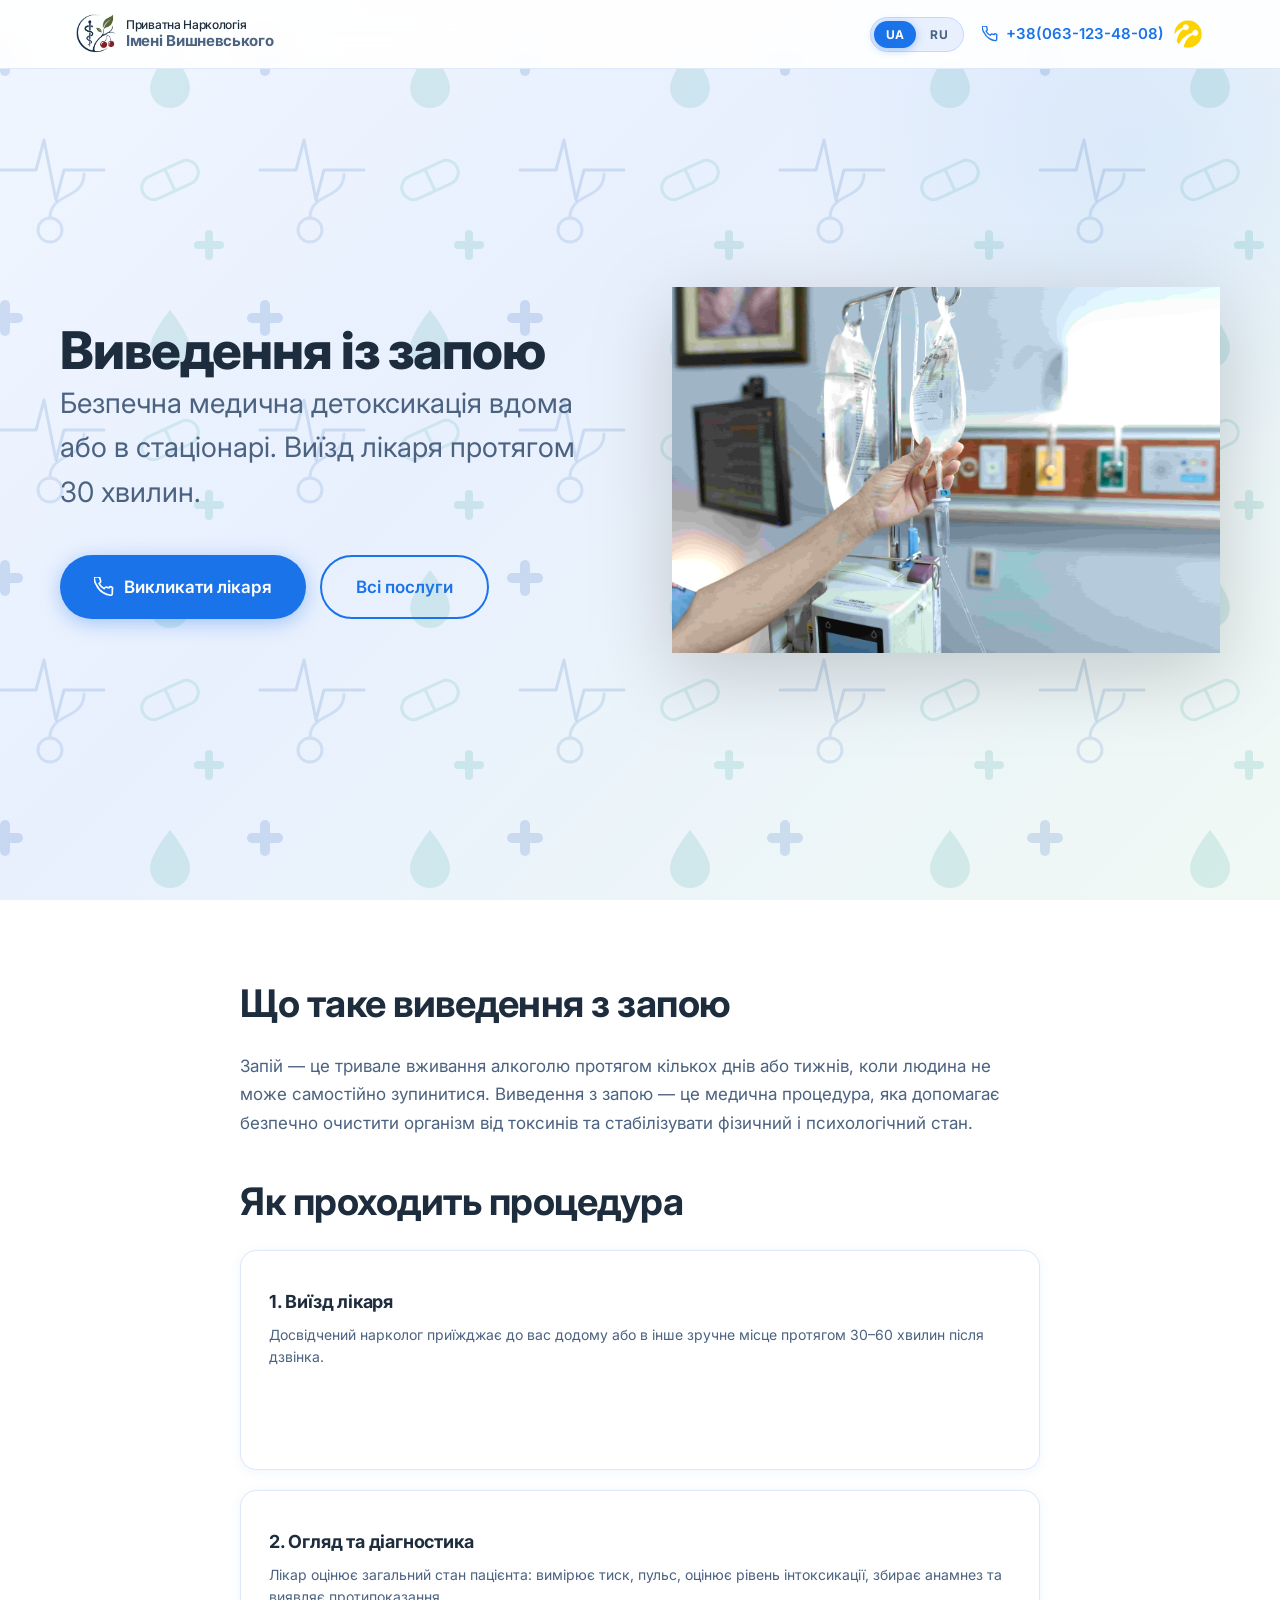
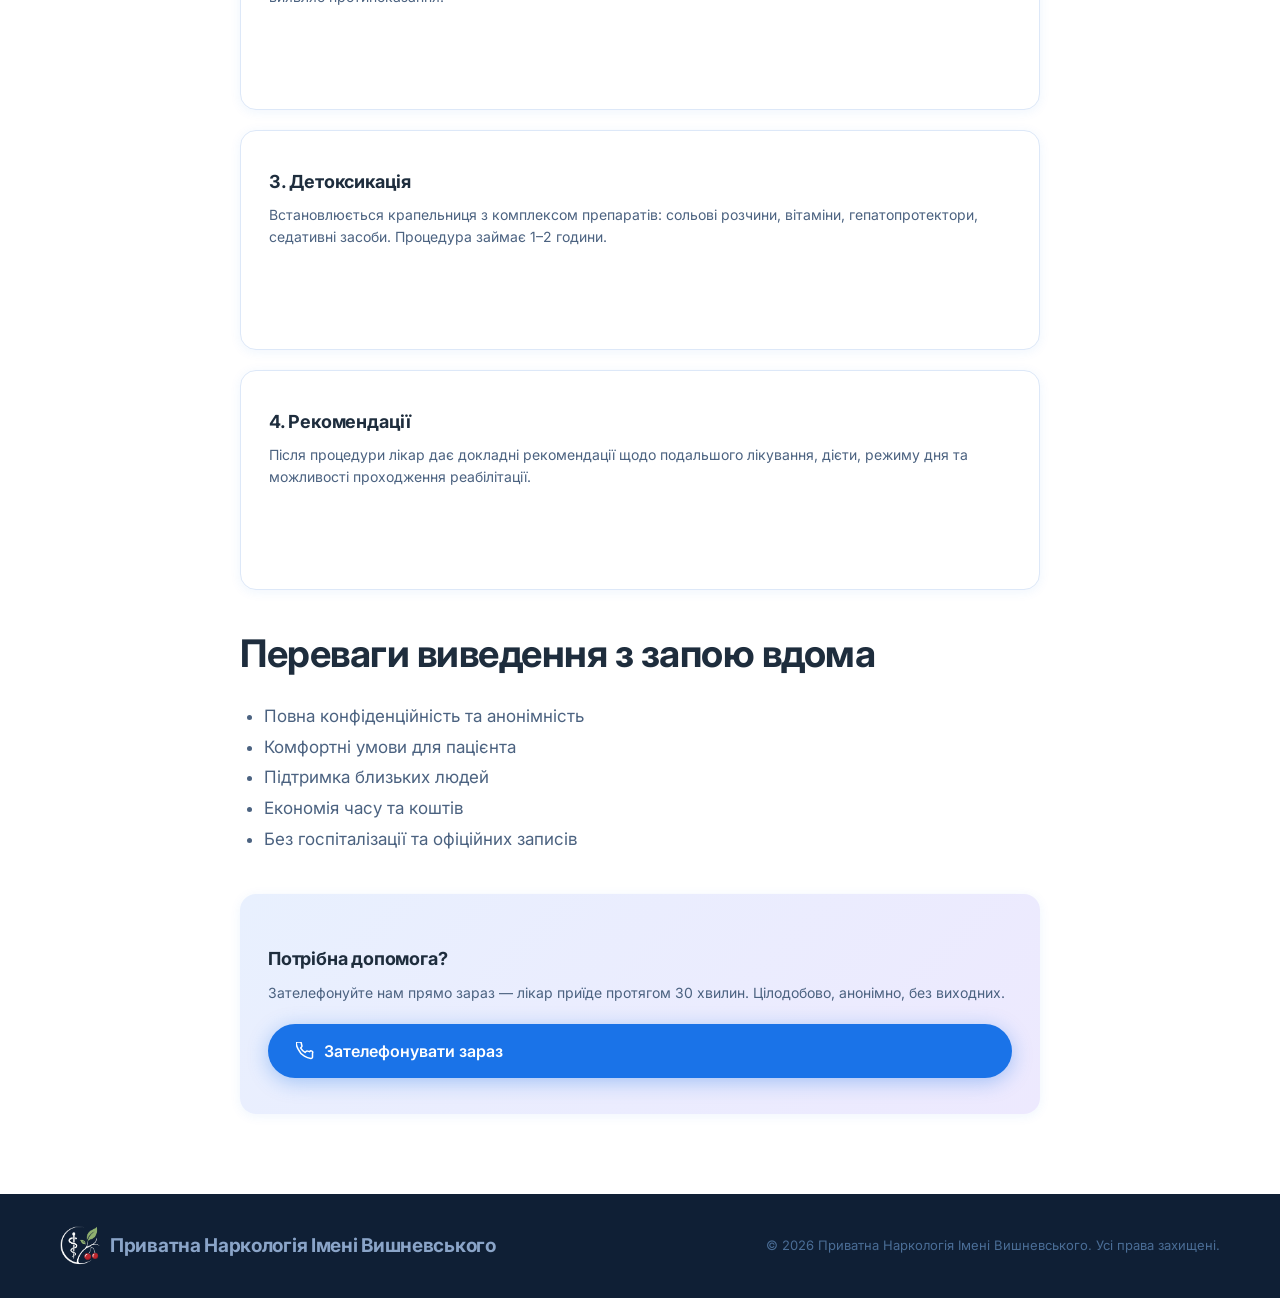
<file: vyvid-iz-zapoyu.html>
<!DOCTYPE html>
<html lang="uk">
<head>
  <meta charset="UTF-8" />
  <meta name="viewport" content="width=device-width, initial-scale=1.0" />
  <title data-uk="Виведення з запою — Приватна Наркологія Імені Вишневського" data-ru="Вывод из запоя — Частная Наркология Имени Вишневского">Виведення з запою — Приватна Наркологія Імені Вишневського</title>
  <meta name="description" data-uk="Професійне виведення з запою в Києві, Харкові, Одесі, Черкасах. Виїзд лікаря протягом 30 хвилин. Анонімно, цілодобово." data-ru="Профессиональный вывод из запоя в Киеве, Харькове, Одессе, Черкассах. Выезд врача в течение 30 минут. Анонимно, круглосуточно." content="Професійне виведення з запою в Києві, Харкові, Одесі, Черкасах. Виїзд лікаря протягом 30 хвилин. Анонімно, цілодобово.">
  <link rel="stylesheet" href="style.css" />
  <link rel="preconnect" href="https://fonts.googleapis.com" />
  <link rel="preconnect" href="https://fonts.gstatic.com" crossorigin />
  <link href="https://fonts.googleapis.com/css2?family=Inter:wght@300;400;500;600;700&display=swap" rel="stylesheet" />
</head>
<body>

<!-- FLOATING CALL BUTTON (Mobile only) -->
<a href="tel:+380631234808" class="floating-call-btn" aria-label="Позвонить">
  <svg width="24" height="24" viewBox="0 0 24 24" fill="none" stroke="currentColor" stroke-width="2" stroke-linecap="round" stroke-linejoin="round">
    <path d="M22 16.92v3a2 2 0 01-2.18 2 19.79 19.79 0 01-8.63-3.07A19.5 19.5 0 013.07 9.81 19.79 19.79 0 01.13 1.18 2 2 0 012.12 0h3a2 2 0 012 1.72c.127.96.361 1.903.7 2.81a2 2 0 01-.45 2.11L6.09 7.91a16 16 0 006 6l1.27-1.27a2 2 0 012.11-.45c.907.339 1.85.573 2.81.7A2 2 0 0122 14.92z"/>
  </svg>
</a>

<!-- NAV -->
<nav class="nav">
  <div class="container nav__inner">
    <a href="index.html" class="logo">
      <img class="logo__icon" src="src/logo.png" alt="Логотип">

      <span class="logo__text">
          <span class="logo__text-full-line1" data-uk="Приватна Наркологія" data-ru="Приватная Наркология">Приватна Наркологія</span>
          <span class="logo__text-full-line2" data-uk="Імені Вишневського" data-ru="Имени Вишневского">Імені Вишневського</span>
      </span>
    </a>

    <div class="nav__right">
      <div class="lang-switch" id="langSwitch">
        <button type="button" class="lang-switch__btn is-active" data-lang="uk">UA</button>
        <button type="button" class="lang-switch__btn" data-lang="ru">RU</button>
      </div>

      <a href="tel:+380631234808" class="nav__phone" aria-label="Телефон">
        <svg width="16" height="16" viewBox="0 0 24 24" fill="none" stroke="currentColor" stroke-width="2" stroke-linecap="round" stroke-linejoin="round">
          <path d="M22 16.92v3a2 2 0 01-2.18 2 19.79 19.79 0 01-8.63-3.07A19.5 19.5 0 013.07 9.81 19.79 19.79 0 01.13 1.18 2 2 0 012.12 0h3a2 2 0 012 1.72c.127.96.361 1.903.7 2.81a2 2 0 01-.45 2.11L6.09 7.91a16 16 0 006 6l1.27-1.27a2 2 0 012.11-.45c.907.339 1.85.573 2.81.7A2 2 0 0122 14.92z"/>
        </svg>
        <span class="nav__phone-text">+38(063-123-48-08)</span>
        <img src="src/life.png" alt="" class="nav__image">
      </a>
    </div>
  </div>
</nav>

<!-- SERVICE HERO -->
<section class="hero">
  <div class="hero__bg"></div>
  <div class="container hero__inner">

    <h1 class="hero__title hero__title--mobile-top" data-uk="Виведення із запою" data-ru="Вывод из запоя">Виведення із запою</h1>

    <div class="hero__content">
      <h1 class="hero__title hero__title--desktop" data-uk="Виведення із запою" data-ru="Вывод из запоя">Виведення із запою</h1>
      <p class="hero__sub" data-uk="Безпечна медична детоксикація вдома або в стаціонарі. Виїзд лікаря протягом 30 хвилин." data-ru="Безопасная медицинская детоксикация дома или в стационаре. Выезд врача в течение 30 минут.">Безпечна медична детоксикація вдома або в стаціонарі. Виїзд лікаря протягом 30 хвилин.</p>
      <div class="hero__actions">
        <a href="tel:+380631234808" class="btn btn--primary btn--lg">
          <svg width="20" height="20" viewBox="0 0 24 24" fill="none" stroke="currentColor" stroke-width="2" stroke-linecap="round" stroke-linejoin="round">
            <path d="M22 16.92v3a2 2 0 01-2.18 2 19.79 19.79 0 01-8.63-3.07A19.5 19.5 0 013.07 9.81 19.79 19.79 0 01.13 1.18 2 2 0 012.12 0h3a2 2 0 012 1.72c.127.96.361 1.903.7 2.81a2 2 0 01-.45 2.11L6.09 7.91a16 16 0 006 6l1.27-1.27a2 2 0 012.11-.45c.907.339 1.85.573 2.81.7A2 2 0 0122 14.92z"></path>
          </svg>
          <span data-uk="Викликати лікаря" data-ru="Вызвать врача">Викликати лікаря</span>
        </a>
        <a href="index.html#services" class="btn btn--outline btn--lg">
          <span data-uk="Всі послуги" data-ru="Все услуги">Всі послуги</span>
        </a>
      </div>
    </div>

    <div class="hero__visual">
      <img src="src/card_bg.jpg" alt="Виведення з запою" fetchpriority="high">
    </div>

  </div>
</section>

<!-- SERVICE CONTENT -->
<section class="services" style="padding: 80px 0;">
  <div class="container">
    <div style="max-width: 800px; margin: 0 auto;">

      <h2 class="section-title" style="text-align: left; margin-bottom: 24px;" data-uk="Що таке виведення з запою" data-ru="Что такое вывод из запоя">Що таке виведення з запою</h2>
      <p style="font-size: 17px; line-height: 1.7; color: var(--text-muted); margin-bottom: 40px;" data-uk="Запій — це тривале вживання алкоголю протягом кількох днів або тижнів, коли людина не може самостійно зупинитися. Виведення з запою — це медична процедура, яка допомагає безпечно очистити організм від токсинів та стабілізувати фізичний і психологічний стан." data-ru="Запой — это длительное употребление алкоголя в течение нескольких дней или недель, когда человек не может самостоятельно остановиться. Вывод из запоя — это медицинская процедура, которая помогает безопасно очистить организм от токсинов и стабилизировать физическое и психологическое состояние.">Запій — це тривале вживання алкоголю протягом кількох днів або тижнів, коли людина не може самостійно зупинитися. Виведення з запою — це медична процедура, яка допомагає безпечно очистити організм від токсинів та стабілізувати фізичний і психологічний стан.</p>

      <h2 class="section-title" style="text-align: left; margin-bottom: 24px;" data-uk="Як проходить процедура" data-ru="Как проходит процедура">Як проходить процедура</h2>
      <div class="services__grid" style="grid-template-columns: 1fr; gap: 20px; margin-bottom: 40px;">
        <div class="card">
          <h3 class="card__title" data-uk="1. Виїзд лікаря" data-ru="1. Выезд врача">1. Виїзд лікаря</h3>
          <p class="card__desc" data-uk="Досвідчений нарколог приїжджає до вас додому або в інше зручне місце протягом 30–60 хвилин після дзвінка." data-ru="Опытный нарколог приезжает к вам домой или в другое удобное место в течение 30–60 минут после звонка.">Досвідчений нарколог приїжджає до вас додому або в інше зручне місце протягом 30–60 хвилин після дзвінка.</p>
        </div>
        <div class="card">
          <h3 class="card__title" data-uk="2. Огляд та діагностика" data-ru="2. Осмотр и диагностика">2. Огляд та діагностика</h3>
          <p class="card__desc" data-uk="Лікар оцінює загальний стан пацієнта: вимірює тиск, пульс, оцінює рівень інтоксикації, збирає анамнез та виявляє протипоказання." data-ru="Врач оценивает общее состояние пациента: измеряет давление, пульс, оценивает уровень интоксикации, собирает анамнез и выявляет противопоказания.">Лікар оцінює загальний стан пацієнта: вимірює тиск, пульс, оцінює рівень інтоксикації, збирає анамнез та виявляє протипоказання.</p>
        </div>
        <div class="card">
          <h3 class="card__title" data-uk="3. Детоксикація" data-ru="3. Детоксикация">3. Детоксикація</h3>
          <p class="card__desc" data-uk="Встановлюється крапельниця з комплексом препаратів: сольові розчини, вітаміни, гепатопротектори, седативні засоби. Процедура займає 1–2 години." data-ru="Устанавливается капельница с комплексом препаратов: солевые растворы, витамины, гепатопротекторы, седативные средства. Процедура занимает 1–2 часа.">Встановлюється крапельниця з комплексом препаратів: сольові розчини, вітаміни, гепатопротектори, седативні засоби. Процедура займає 1–2 години.</p>
        </div>
        <div class="card">
          <h3 class="card__title" data-uk="4. Рекомендації" data-ru="4. Рекомендации">4. Рекомендації</h3>
          <p class="card__desc" data-uk="Після процедури лікар дає докладні рекомендації щодо подальшого лікування, дієти, режиму дня та можливості проходження реабілітації." data-ru="После процедуры врач дает подробные рекомендации по дальнейшему лечению, диете, режиму дня и возможности прохождения реабилитации.">Після процедури лікар дає докладні рекомендації щодо подальшого лікування, дієти, режиму дня та можливості проходження реабілітації.</p>
        </div>
      </div>

      <h2 class="section-title" style="text-align: left; margin-bottom: 24px;" data-uk="Переваги виведення з запою вдома" data-ru="Преимущества вывода из запоя на дому">Переваги виведення з запою вдома</h2>
      <ul style="font-size: 17px; line-height: 1.8; color: var(--text-muted); margin-bottom: 40px; padding-left: 24px;">
        <li data-uk="Повна конфіденційність та анонімність" data-ru="Полная конфиденциальность и анонимность">Повна конфіденційність та анонімність</li>
        <li data-uk="Комфортні умови для пацієнта" data-ru="Комфортные условия для пациента">Комфортні умови для пацієнта</li>
        <li data-uk="Підтримка близьких людей" data-ru="Поддержка близких людей">Підтримка близьких людей</li>
        <li data-uk="Економія часу та коштів" data-ru="Экономия времени и средств">Економія часу та коштів</li>
        <li data-uk="Без госпіталізації та офіційних записів" data-ru="Без госпитализации и официальных записей">Без госпіталізації та офіційних записів</li>
      </ul>

      <div class="card card--bg" style="background: linear-gradient(135deg, var(--blue-light) 0%, var(--indigo-light) 100%); border: none; margin-top: 40px;">
        <h3 class="card__title" style="color: var(--text);" data-uk="Потрібна допомога?" data-ru="Нужна помощь?">Потрібна допомога?</h3>
        <p class="card__desc" style="color: var(--text-muted); margin-bottom: 20px;" data-uk="Зателефонуйте нам прямо зараз — лікар приїде протягом 30 хвилин. Цілодобово, анонімно, без виходних." data-ru="Позвоните нам прямо сейчас — врач приедет в течение 30 минут. Круглосуточно, анонимно, без выходных.">Зателефонуйте нам прямо зараз — лікар приїде протягом 30 хвилин. Цілодобово, анонімно, без виходних.</p>
        <a href="tel:+380631234808" class="btn btn--primary">
          <svg width="18" height="18" viewBox="0 0 24 24" fill="none" stroke="currentColor" stroke-width="2" stroke-linecap="round" stroke-linejoin="round">
            <path d="M22 16.92v3a2 2 0 01-2.18 2 19.79 19.79 0 01-8.63-3.07A19.5 19.5 0 013.07 9.81 19.79 19.79 0 01.13 1.18 2 2 0 012.12 0h3a2 2 0 012 1.72c.127.96.361 1.903.7 2.81a2 2 0 01-.45 2.11L6.09 7.91a16 16 0 006 6l1.27-1.27a2 2 0 012.11-.45c.907.339 1.85.573 2.81.7A2 2 0 0122 14.92z"/>
          </svg>
          <span data-uk="Зателефонувати зараз" data-ru="Позвонить сейчас">Зателефонувати зараз</span>
        </a>
      </div>

    </div>
  </div>
</section>

<!-- FOOTER -->
<footer class="footer">
  <div class="container footer__inner">
    <div class="logo">
      <img class="logo__icon" src="src/footer_logo.png" alt="Логотип">
      <span class="logo__text logo__text--light" data-uk="Приватна Наркологія Імені Вишневського" data-ru="Приватная Наркология Имени Вишневского">Приватна Наркологія Імені Вишневського</span>
    </div>
    <p class="footer__copy" data-uk="© 2026 Приватна Наркологія Імені Вишневського. Усі права захищені." data-ru="© 2026 Приватная Наркология Имени Вишневского. Все права защищены.">© 2026 Приватна Наркологія Імені Вишневського. Усі права захищені.</p>
  </div>
</footer>

<script src="main.js"></script>
</body>
</html>
</file>
<file: style.css>
/* ============================================================
   RESET & BASE
   ============================================================ */
*, *::before, *::after { box-sizing: border-box; margin: 0; padding: 0; }

:root {
  --blue:       #1a73e8;
  --blue-dark:  #1557b0;
  --blue-light: #e8f0fe;
  --blue-mid:   #c5d8fc;
  --teal:       #0d9488;
  --teal-light: #ccfbf1;
  --green:      #16a34a;
  --green-light:#dcfce7;
  --indigo:     #4f46e5;
  --indigo-light:#ede9fe;
  --text:       #1e2d3d;
  --text-muted: #4b6280;
  --bg:         #f8faff;
  --white:      #ffffff;
  --border:     #dde8f8;
  --shadow-sm:  0 2px 12px rgba(26,115,232,0.07);
  --shadow-md:  0 8px 32px rgba(26,115,232,0.12);
  --shadow-lg:  0 20px 60px rgba(26,115,232,0.15);
  --radius:     16px;
  --radius-sm:  10px;
  --radius-xl:  24px;
}

html { overflow-x: hidden;}

body {
  font-family: 'Inter', system-ui, sans-serif;
  font-size: 16px;
  line-height: 1.65;
  color: var(--text);
  background: var(--bg);
  -webkit-font-smoothing: antialiased;
  overflow-x: hidden;
}

.hero__title--mobile-top { display: none; }
.hero__title--desktop { display: block; }

.container {
  max-width: 1160px;
  margin: 0 auto;
}

/* ============================================================
   TYPOGRAPHY
   ============================================================ */
.section-title {
  font-size: clamp(26px, 4vw, 38px);
  font-weight: 700;
  color: var(--text);
  letter-spacing: -0.5px;
  line-height: 1.25;
}

.section-sub {
  font-size: 17px;
  color: var(--text-muted);
  margin-top: 8px;
}

.section-header {
  text-align: center;
  margin-bottom: 56px;
}

/* ============================================================
   BUTTONS
   ============================================================ */
.btn {
  display: inline-flex;
  align-items: center;
  gap: 10px;
  font-family: inherit;
  font-size: 16px;
  font-weight: 600;
  border-radius: 50px;
  border: none;
  cursor: pointer;
  text-decoration: none;
  white-space: nowrap;
}

.btn--primary {
  background: var(--blue);
  color: #fff;
  padding: 14px 28px;
  box-shadow: 0 4px 20px rgba(26,115,232,0.35);
}
.btn--outline {
  background: transparent;
  color: var(--blue);
  padding: 14px 28px;
  border: 2px solid var(--blue);
}

.btn--lg  { padding: 16px 34px; font-size: 17px; }
.btn--xl  { padding: 18px 40px; font-size: 18px; }

/* ============================================================
   NAV
   ============================================================ */
.nav {
  position: fixed;
  top: 0; left: 0; right: 0;
  z-index: 100;
  background: rgba(255,255,255,0.92);
  backdrop-filter: blur(16px);
  -webkit-backdrop-filter: blur(16px);
  border-bottom: 1px solid var(--border);
}
.nav.scrolled {
  box-shadow: var(--shadow-sm);
}

.nav__inner {
  display: flex;
  align-items: center;
  justify-content: space-between;
  height: 68px;
  padding: 0 16px;
}

.logo {
  display: flex;
  align-items: center;
  gap: 10px;
  min-width: 0; /* позволяет тексту сжиматься/переноситься вместо распирания флекс-контейнера */
  text-decoration: none;
}

a.logo {
  text-decoration: none;
}

a.logo:hover {
  text-decoration: none;
}
.logo__icon {
  flex-shrink: 0;
  width: 40px;
  height: 40px;
}
.logo__text {
  font-size: 19px;
  font-weight: 700;
  color: var(--text);
  letter-spacing: -0.3px;
  min-width: 0;
  display: flex;
  flex-direction: column;
  line-height: 1.2;
}
.logo__text--light { color: #8aa4c8; }

/* Верхняя строка — крупнее, основной акцент бренда */
.logo__text-full-line1 {
  font-size: 12px;
  font-weight: 500;
}

/* Нижняя строка — мельче и чуть приглушённая, подпись/уточнение */
.logo__text-full-line2 {
  font-size: 15px;
  font-weight: 700;
  color: var(--text-muted);
}
.logo__text--light .logo__text-full-line2 { color: #5c7ba3; }

.nav__phone {
  display: flex;
  align-items: center;
  gap: 8px;
  font-size: 15px;
  font-weight: 600;
  color: var(--blue);
  text-decoration: none;
  flex-shrink: 0;
}

.nav__right {
  display: flex;
  align-items: center;
  gap: 18px;
  flex-shrink: 0;
}

.nav__image {
  width: 32px;
  height: 32px;
  object-fit: contain;
}

.lang-switch {
  display: flex;
  align-items: center;
  background: var(--blue-light);
  border: 1px solid var(--blue-mid);
  border-radius: 50px;
  padding: 3px;
  gap: 2px;
  flex-shrink: 0;
}

.lang-switch__btn {
  border: none;
  background: transparent;
  cursor: pointer;
  font-family: inherit;
  font-size: 12px;
  font-weight: 700;
  letter-spacing: 0.3px;
  color: var(--text-muted);
  padding: 6px 12px;
  border-radius: 50px;
}

.lang-switch__btn.is-active {
  background: var(--blue);
  color: #fff;
  box-shadow: 0 2px 10px rgba(26,115,232,0.35);
}

/* ============================================================
   HERO
   ============================================================ */
.hero {
  position: relative;
  display: flex;
  flex-direction: column;
  justify-content: center;
  padding: 100px 0 60px;
  overflow: hidden;
}

.hero__bg {
  position: absolute;
  inset: 0;
  background: linear-gradient(135deg, #f0f6ff 0%, #e8f0fe 40%, #f0f9f4 100%);
  z-index: 0;
}
.hero__bg::after {
  content: '';
  position: absolute;
  top: -200px; right: -200px;
  width: 700px; height: 700px;
  border-radius: 50%;
  background: radial-gradient(circle, rgba(26,115,232,0.08) 0%, transparent 70%);
}

.hero__inner {
  position: relative;
  z-index: 1;
  display: grid;
  grid-template-columns: 1fr 1fr;
  align-items: center;
  gap: 64px;
  min-height: calc(100vh - 160px);
}

/* узор на фоне hero — повторяющийся тайл с медицинскими иконками, покрывает весь блок равномерно, на всех устройствах */
.hero__inner::before {
  content: '';
  position: absolute;
  inset: -80px;
  background-image: url("data:image/svg+xml,%3Csvg xmlns='http://www.w3.org/2000/svg' width='260' height='260' viewBox='0 0 260 260'%3E%3Cg opacity='0.16'%3E%3Crect x='20' y='20' width='10' height='36' rx='5' fill='%231557b0'/%3E%3Crect x='7' y='33' width='36' height='10' rx='5' fill='%231557b0'/%3E%3C/g%3E%3Cpath opacity='0.13' fill='%230d9488' d='M190 30c0 0-20 24-20 38a20 20 0 0 0 40 0c0-14-20-38-20-38Z'/%3E%3Cpath opacity='0.15' stroke='%231557b0' stroke-width='3' fill='none' stroke-linecap='round' stroke-linejoin='round' d='M20 150h36l8-30 12 60 8-30h40'/%3E%3Cg opacity='0.13' transform='rotate(-25 190 160)'%3E%3Crect x='160' y='148' width='60' height='24' rx='12' fill='none' stroke='%230d9488' stroke-width='3'/%3E%3Cline x1='190' y1='148' x2='190' y2='172' stroke='%230d9488' stroke-width='3'/%3E%3C/g%3E%3Cg opacity='0.13'%3E%3Ccircle cx='70' cy='210' r='12' fill='none' stroke='%231557b0' stroke-width='3'/%3E%3Cpath d='M70 198c0-26 34-18 34-44' fill='none' stroke='%231557b0' stroke-width='3' stroke-linecap='round'/%3E%3C/g%3E%3Cg opacity='0.14'%3E%3Crect x='225' y='210' width='8' height='30' rx='4' fill='%230d9488'/%3E%3Crect x='214' y='221' width='30' height='8' rx='4' fill='%230d9488'/%3E%3C/g%3E%3C/svg%3E");
  background-repeat: repeat;
  background-size: 260px 260px;
  z-index: -1;
  pointer-events: none;
}

/* на маленьких экранах уменьшаем тайл, чтобы иконки не выглядели слишком крупными */
@media (max-width: 600px) {
  .hero__inner::before {
    background-size: 150px 150px;
  }
}

.hero__content { max-width: 560px; }

.hero__badge {
  display: inline-flex;
  align-items: center;
  font-size: 13px;
  font-weight: 600;
  color: var(--blue);
  background: var(--blue-light);
  border: 1px solid var(--blue-mid);
  border-radius: 50px;
  padding: 6px 16px;
  margin-bottom: 24px;
  letter-spacing: 0.3px;
}

.hero__title {
  font-size: clamp(30px, 4.5vw, 52px);
  font-weight: 800;
  color: var(--text);
  letter-spacing: -1px;
  line-height: 1.15;
}

.hero__sub {
  font-size: 28px;
  color: var(--text-muted);
  margin-bottom: 40px;
  line-height: 1.6;
}

.hero__actions {
  display: flex;
  flex-wrap: wrap;
  gap: 14px;
}

.hero__visual {
  display: flex;
  justify-content: center;
  align-items: center;
}
.hero__img {
  width: 100%;
  max-width: 420px;
  filter: drop-shadow(0 20px 60px rgba(26,115,232,0.12));
}

.hero__visual img {
  width: 100%;
  height: auto;
  display: block;
  object-fit: cover;
  filter:
          brightness(1.03)
          contrast(1.06)
          saturate(1.08)
          drop-shadow(0 20px 40px rgba(0,0,0,.18));
}

/* ============================================================
   SERVICES
   ============================================================ */
.services {
  padding: 100px 0;
  background: var(--white);
}

.services__grid {
  display: grid;
  grid-template-columns: repeat(auto-fit, minmax(240px, 1fr));
  gap: 24px;
}

.card {
  background: var(--white);
  border: 1px solid var(--border);
  border-radius: var(--radius);
  padding: 36px 28px;
  box-shadow: var(--shadow-sm);
  min-height: 220px;
  text-decoration: none;
  display: block;
  transition: transform 0.3s ease, box-shadow 0.3s ease;
}

a.card {
  cursor: pointer;
}

a.card:hover {
  transform: translateY(-4px);
  box-shadow: var(--shadow-md);
}

.card__icon {
  width: 60px; height: 60px;
  border-radius: var(--radius-sm);
  display: flex;
  align-items: center;
  justify-content: center;
  margin-bottom: 20px;
}

.card--bg {
  position: relative;
  background-size: cover;
  background-position: center;
  background-repeat: no-repeat;
  display: flex;
  flex-direction: column;
  justify-content: end;
}
.bg--img {
  background-image:
          linear-gradient(180deg, rgba(255,255,255,0.5), rgba(255,255,255,0.92)),
          url('src/card_bg.jpg');
}
.bg--img1 {
  background-image:
          linear-gradient(180deg, rgba(255,255,255,0.5), rgba(255,255,255,0.92)),
          url('src/card_bg1.jpg');
}
.bg--img2 {
  background-image:
          linear-gradient(180deg, rgba(255,255,255,0.5), rgba(255,255,255,0.92)),
          url('src/card_bg2.jpg');
}
.bg--img3 {
  background-image:
          linear-gradient(180deg, rgba(255,255,255,0.5), rgba(255,255,255,0.92)),
          url('src/card_bg3.jpg');
}
.card__icon--blue   { background: var(--blue-light);   color: var(--blue); }
.card__icon--teal   { background: var(--teal-light);   color: var(--teal); }
.card__icon--green  { background: var(--green-light);  color: var(--green); }
.card__icon--indigo { background: var(--indigo-light); color: var(--indigo); }

.card__title {
  font-size: 18px;
  font-weight: 700;
  color: var(--text);
  margin-bottom: 8px;
  letter-spacing: -0.2px;
}

.card__desc {
  font-size: 14px;
  color: var(--text-muted);
  line-height: 1.55;
}

/* ============================================================
   WHY US
   ============================================================ */
.why {
  padding: 100px 0;
  background: linear-gradient(160deg, #f0f6ff 0%, #f8faff 60%);
}

.why__grid {
  display: grid;
  grid-template-columns: repeat(auto-fit, minmax(220px, 1fr));
  gap: 32px;
}

.why__item {
  text-align: center;
  padding: 40px 24px;
  background: var(--white);
  border-radius: var(--radius);
  border: 1px solid var(--border);
  box-shadow: var(--shadow-sm);
}

.why__icon {
  width: 68px; height: 68px;
  background: var(--blue-light);
  border-radius: 50%;
  display: flex;
  align-items: center;
  justify-content: center;
  margin: 0 auto 20px;
  color: var(--blue);
}

.why__item h3 {
  font-size: 18px;
  font-weight: 700;
  color: var(--text);
  margin-bottom: 10px;
}

.why__item p {
  font-size: 14px;
  color: var(--text-muted);
  line-height: 1.55;
}

/* ============================================================
   CONTACT
   ============================================================ */
.contact {
  padding: 100px 0;
  background: var(--white);
}

.contact__grid {
  display: grid;
  grid-template-columns: 1fr 1fr;
  gap: 64px;
  align-items: center;
}

.contact__sub {
  font-size: 17px;
  color: var(--text-muted);
  margin: 12px 0 36px;
  line-height: 1.65;
}

.contact__phone { margin-bottom: 32px; }

.contact__details {
  display: flex;
  flex-direction: column;
  gap: 14px;
}

.contact__row {
  display: flex;
  align-items: center;
  gap: 10px;
  font-size: 15px;
  color: var(--text-muted);
}
.contact__row svg { color: var(--blue); flex-shrink: 0; }

.map-placeholder {
  background: linear-gradient(135deg, var(--blue-light), #e0edff);
  border-radius: var(--radius-xl);
  border: 1px solid var(--border);
  height: 300px;
  display: flex;
  flex-direction: column;
  align-items: center;
  justify-content: center;
  gap: 12px;
}
.map-placeholder p {
  font-size: 14px;
  color: #7aa2d4;
  font-weight: 500;
}

.map-real {
  height: 300px;
  border-radius: var(--radius-xl);
  border: 1px solid var(--border);
  box-shadow: var(--shadow-sm);
  overflow: hidden;
}

.leaflet-popup-content-wrapper {
  border-radius: 10px;
  font-family: 'Inter', system-ui, sans-serif;
}

/* ============================================================
   FOOTER
   ============================================================ */
.footer {
  background: #0f1f35;
  padding: 32px 0;
}

.footer__inner {
  display: flex;
  align-items: center;
  justify-content: space-between;
  flex-wrap: wrap;
  gap: 12px;
}

.footer__copy {
  font-size: 13px;
  color: #4a6d96;
}

/* ============================================================
   RESPONSIVE
   ============================================================ */
@media (max-width: 900px) {
  .hero__inner {
    grid-template-columns: 1fr;
    text-align: center;
    gap: 24px;
    min-height: auto;
  }

  .hero__content { max-width: 100%; }
  .hero__actions { justify-content: center; }
  .hero__title--mobile-top { order: 1; }
  .hero__visual { order: 2; }
  .hero__content { order: 3; }

  .hero__img { max-width: 280px; }
  .hero__content .hero__title {
    display: none;
  }

  .hero__title--mobile-top { display: block; }
  .hero__title--desktop { display: none; }

  .hero__img { max-width: 280px; }

  .contact__grid {
    grid-template-columns: 1fr;
    gap: 40px;
  }

  .footer__inner { justify-content: center; text-align: center; }
}

/* Название центра длиннее старого лого — на этой ширине переключаем
   на короткий вариант, чтобы шапка не переполнялась и не переносилась в 2 строки */
@media (max-width: 700px) {
  .logo__text { font-size: 16px; }
}

@media (max-width: 600px) {
  .container { padding: 0 24px; }

  .container.hero__inner {
    padding: 0;
  }

  .nav__image {
    display: none;
  }

  .services, .why, .contact { padding: 60px 0; }
  .section-header { margin-bottom: 32px; }

  .hero { padding: 88px 0 48px; }
  .hero__title { font-size: 38px; letter-spacing: -0.5px; }
  .hero__sub { font-size: 15px; margin-bottom: 28px; }
  .hero__badge { font-size: 12px; padding: 5px 12px; }
  .hero__img { max-width: 200px; }
  .hero__visual img { max-width: 390px; }

  .hero__actions {
    flex-direction: column;
    align-items: center;
    gap: 10px;
    width: 100%;
  }
  .hero__actions .btn {
    width: 100%;
    max-width: 320px;
    justify-content: center;
    white-space: normal;
    text-align: center;
  }

  .btn--lg { padding: 14px 20px; font-size: 15px; }
  .btn--xl { padding: 15px 24px; font-size: 15px; }

  .nav__inner { height: 60px; padding: 0 12px; }
  .nav__phone { font-size: 13px; gap: 5px; }
  .logo__text { font-size: 14px; }
  .logo__icon { width: 40px; height: 40px; }
  .logo { gap: 7px; }
  .nav__right { gap: 8px; }
  .lang-switch__btn { padding: 5px 10px; font-size: 11px; }

  .card { padding: 24px 18px; }
  .why__item { padding: 28px 16px; }

  .contact__sub { font-size: 15px; }
  .map-placeholder { height: 200px; }

  .services__grid { grid-template-columns: 1fr; gap: 16px; }
  .why__grid { grid-template-columns: 1fr 1fr; gap: 16px; }
}

@media (max-width: 480px) {
  .why__grid { grid-template-columns: 1fr; }

  /* Телефон превращается в круглую кнопку-иконку, чтобы не спорить за место с переключателем языка */
  .nav__phone {
    gap: 0;
    width: 38px;
    height: 38px;
    justify-content: center;
    background: var(--blue-light);
    border-radius: 50%;
    flex-shrink: 0;
  }
  .nav__phone-text { display: none; }

  .logo__text { font-size: 13px; }
}

@media (hover: hover) and (pointer: fine) {
  .btn--primary:hover {
    background: var(--blue-dark);
    box-shadow: 0 8px 30px rgba(26,115,232,0.45);
  }

  .btn--outline:hover {
    background: var(--blue-light);
  }

  .nav__phone:hover { color: var(--blue-dark); }

  .lang-switch__btn:not(.is-active):hover {
    color: var(--blue);
  }

  .card:hover {
    box-shadow: var(--shadow-md);
    border-color: var(--blue-mid);
  }

  .why__item:hover {
    box-shadow: var(--shadow-md);
  }

  .why__item:hover .why__icon {
    background: var(--blue);
    color: #fff;
  }

  .floating-call-btn:hover {
    background: var(--blue-dark);
    transform: scale(1.05);
  }
}

/* ============================================================
   FLOATING CALL BUTTON (Mobile only)
   ============================================================ */
.floating-call-btn {
  display: none;
  position: fixed;
  bottom: 20px;
  right: 20px;
  width: 75px;
  height: 75px;
  background: var(--blue);
  border-radius: 50%;
  box-shadow: 0 4px 20px rgba(26,115,232,0.4);
  align-items: center;
  justify-content: center;
  z-index: 1000;
  transition: all 0.3s ease;
}

.floating-call-btn svg {
  color: #fff;
  flex-shrink: 0;
}

@media (max-width: 768px) {
  .floating-call-btn {
    display: flex;
  }
}
</file>
